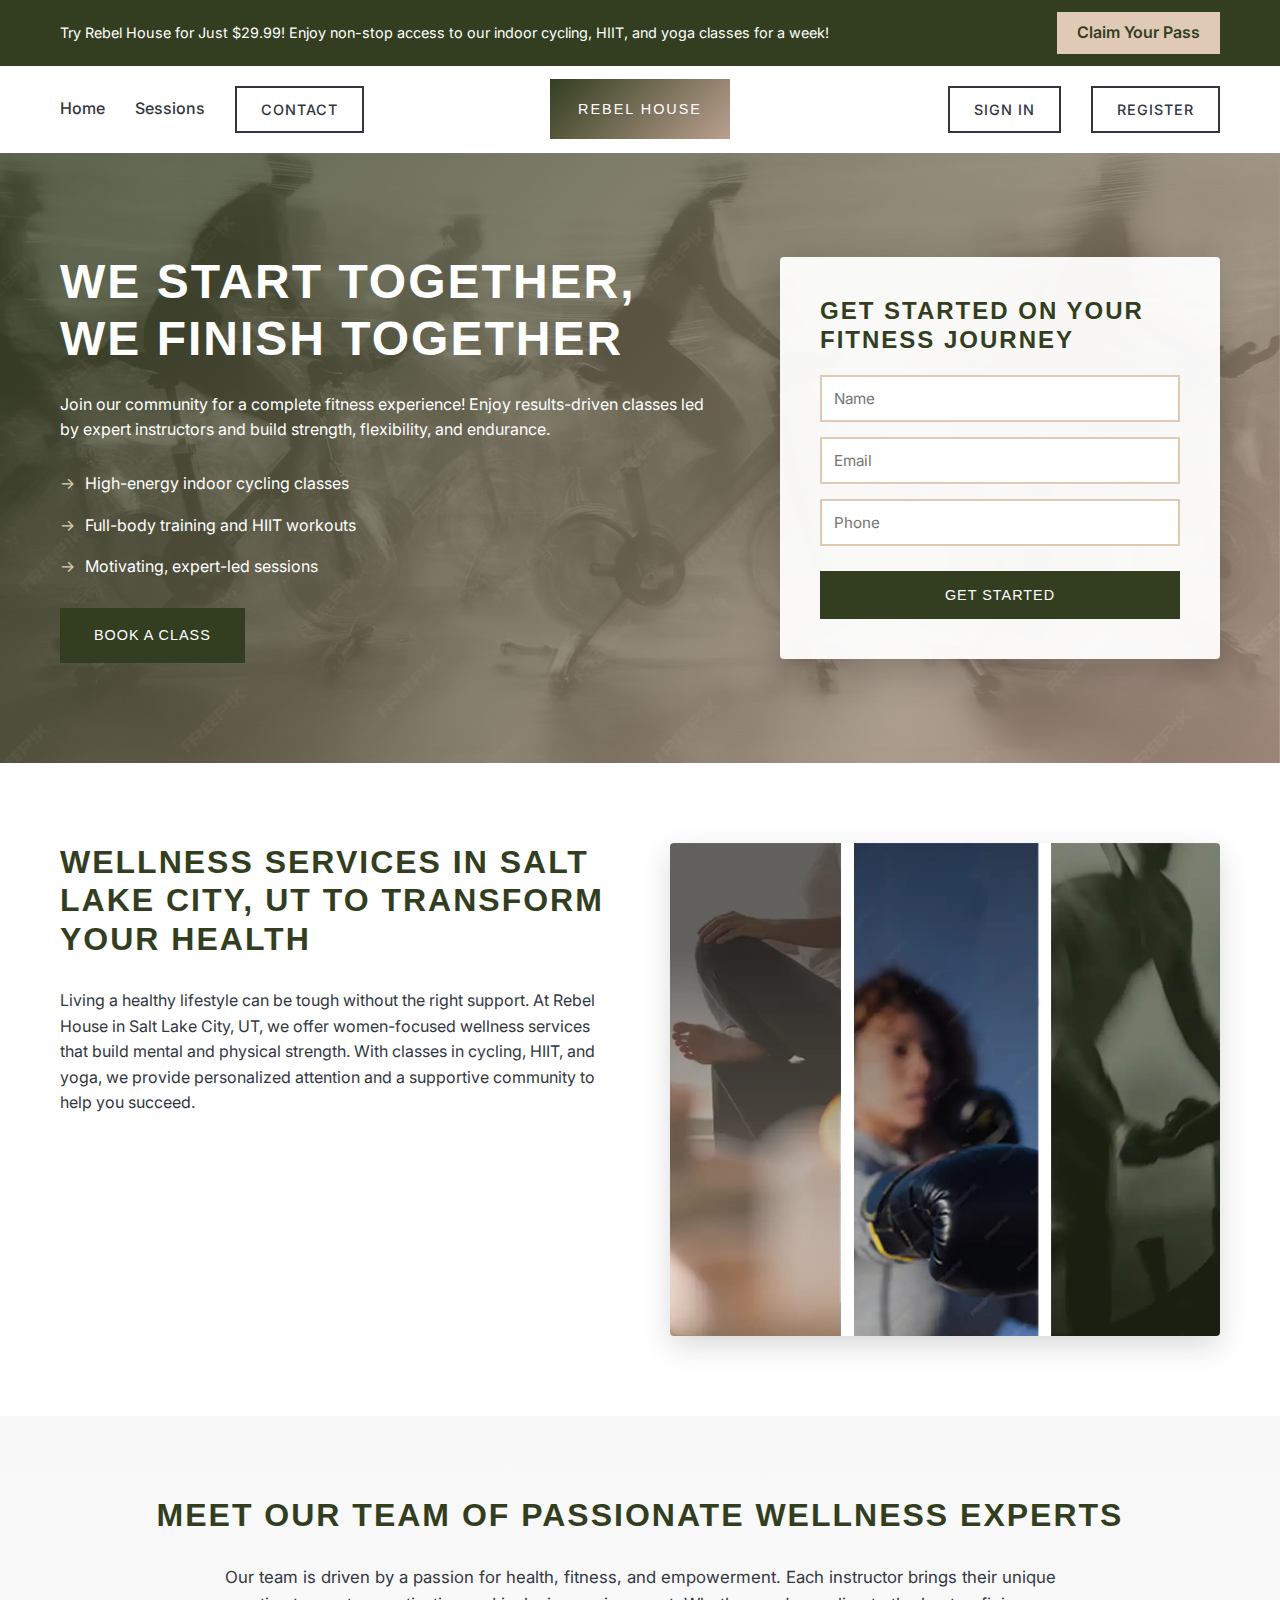
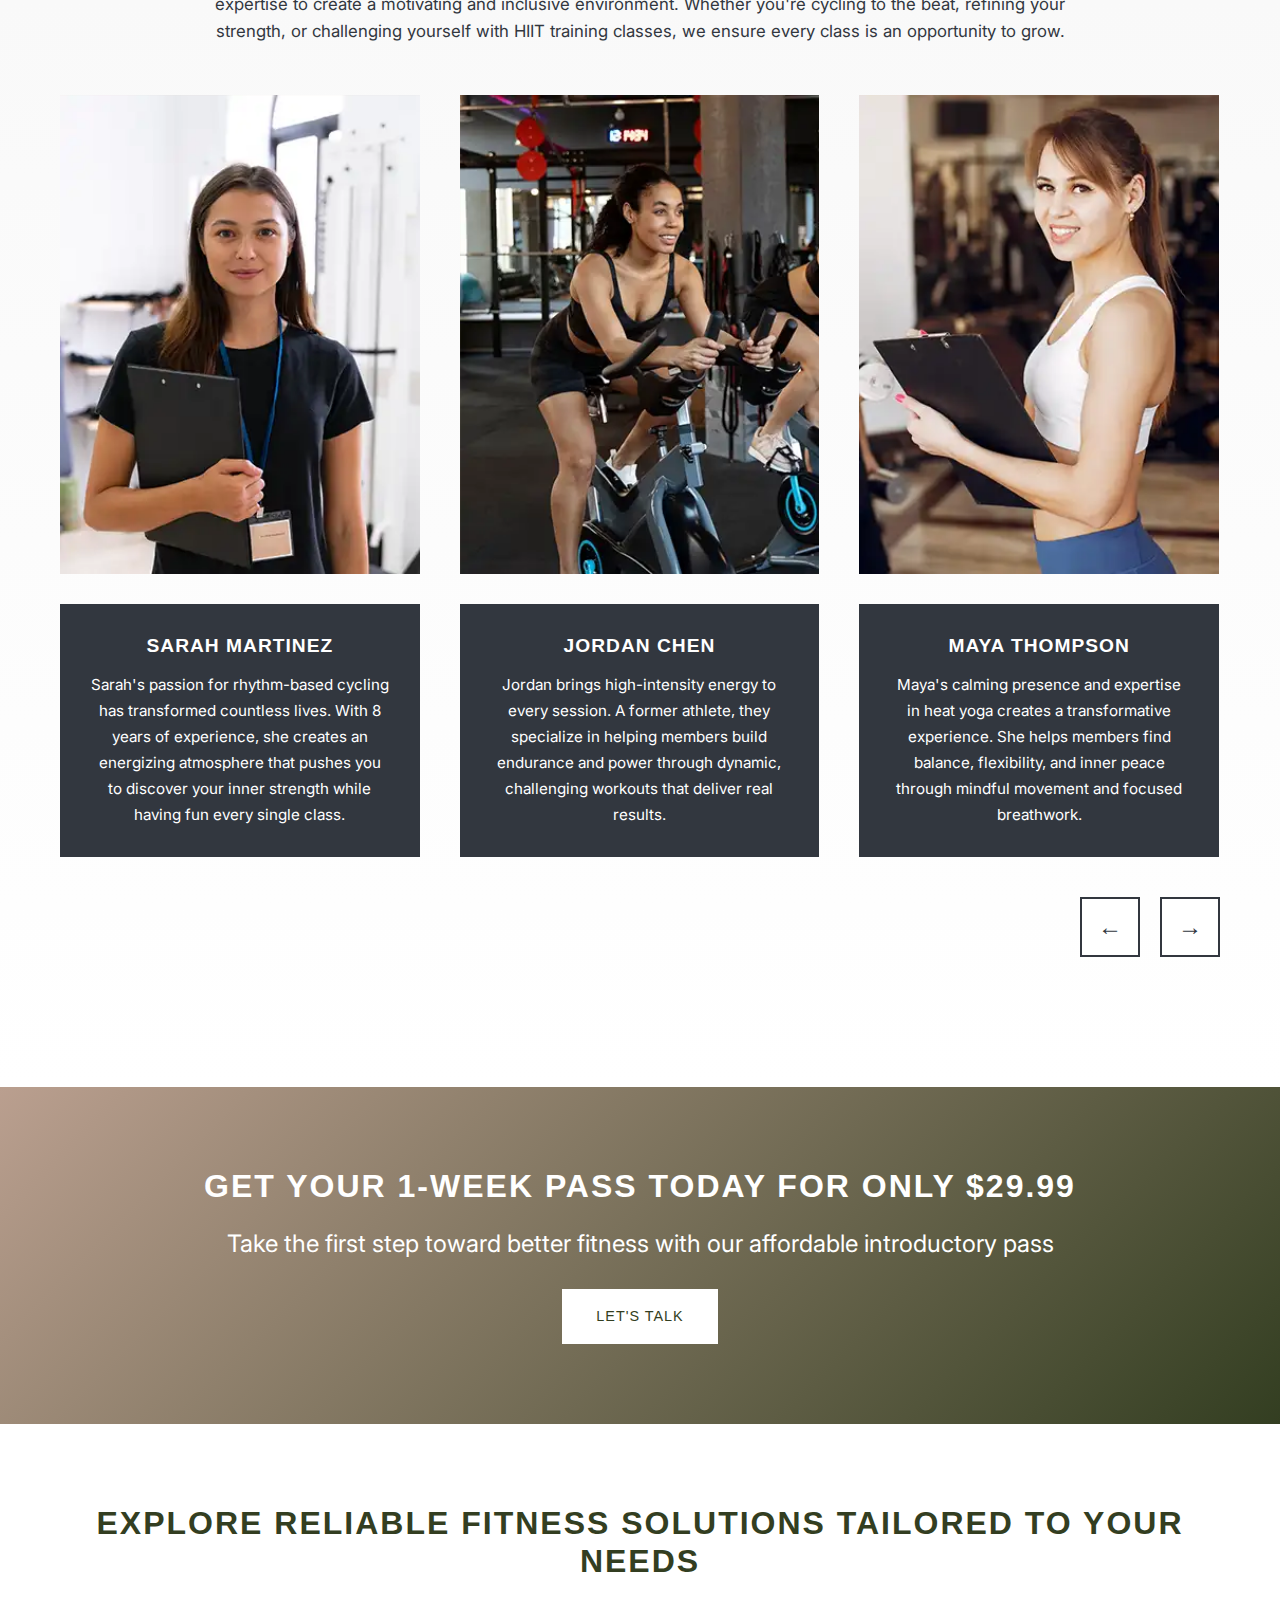
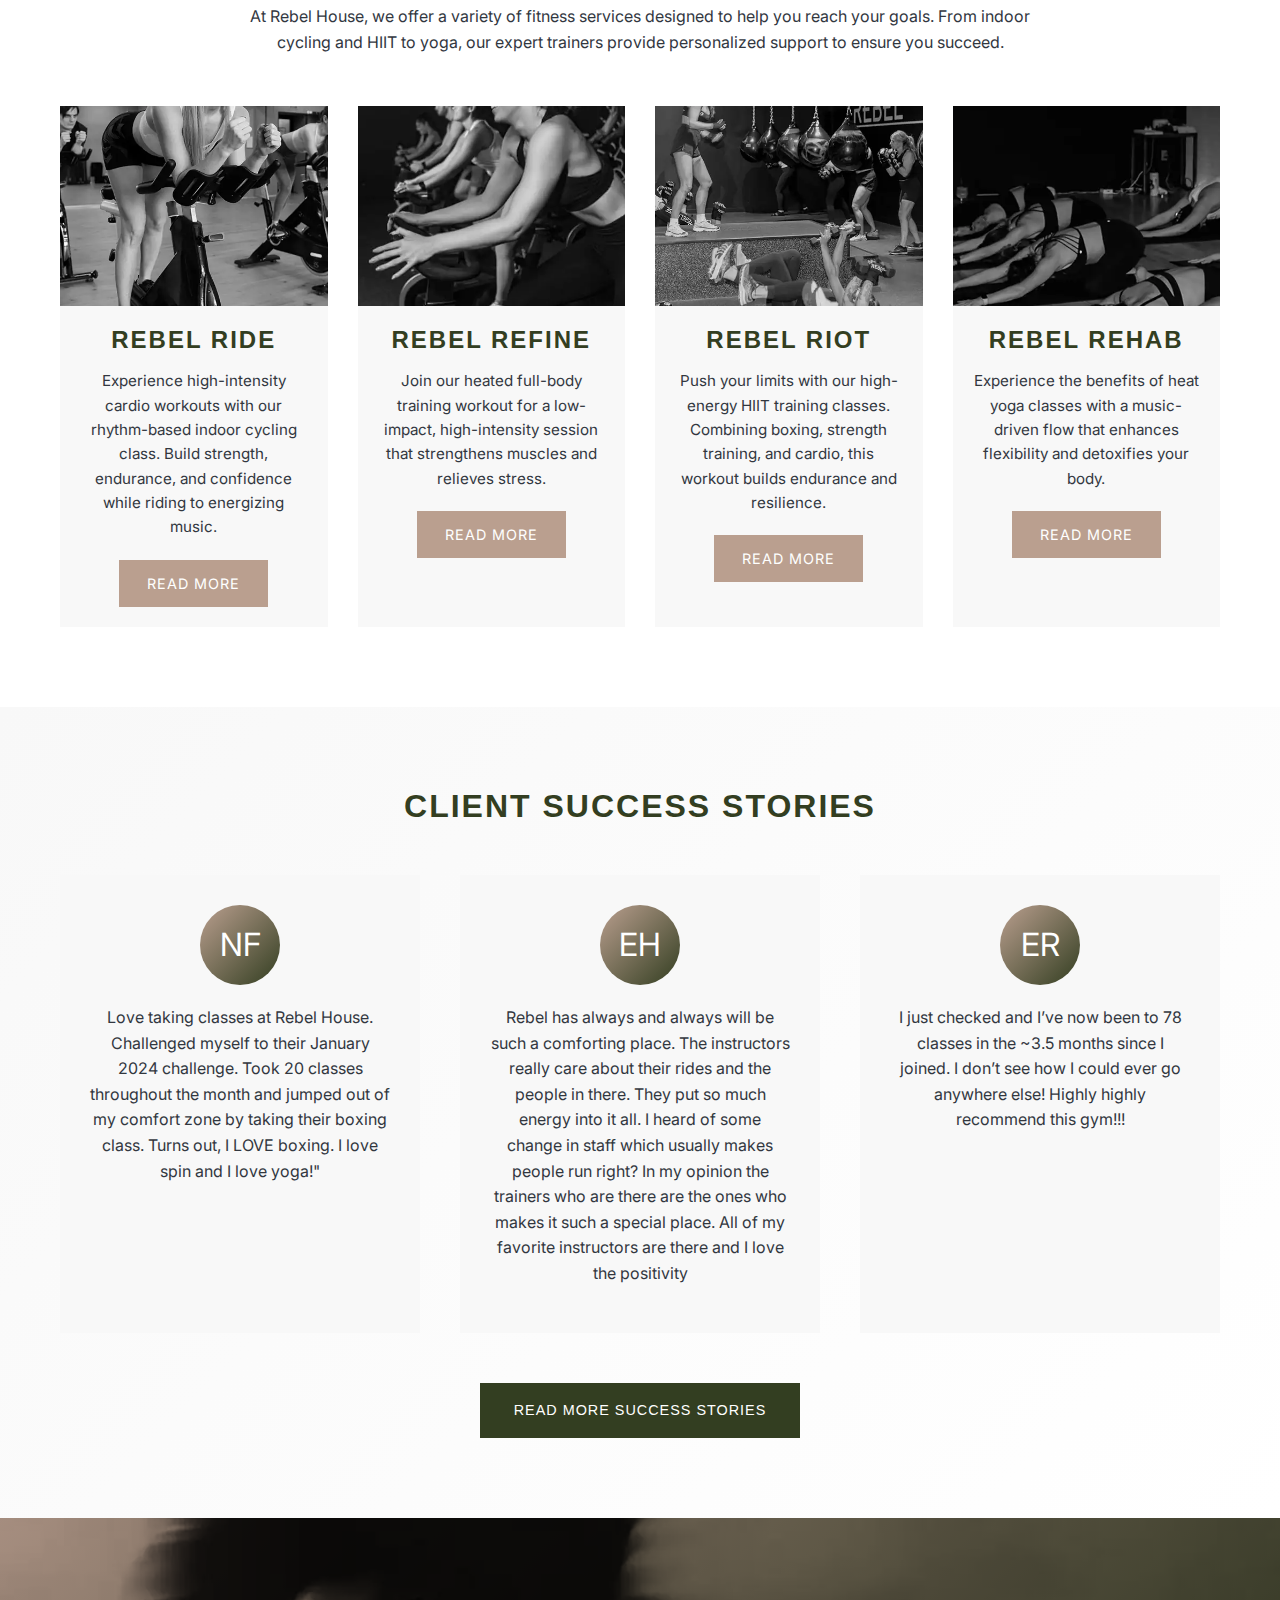
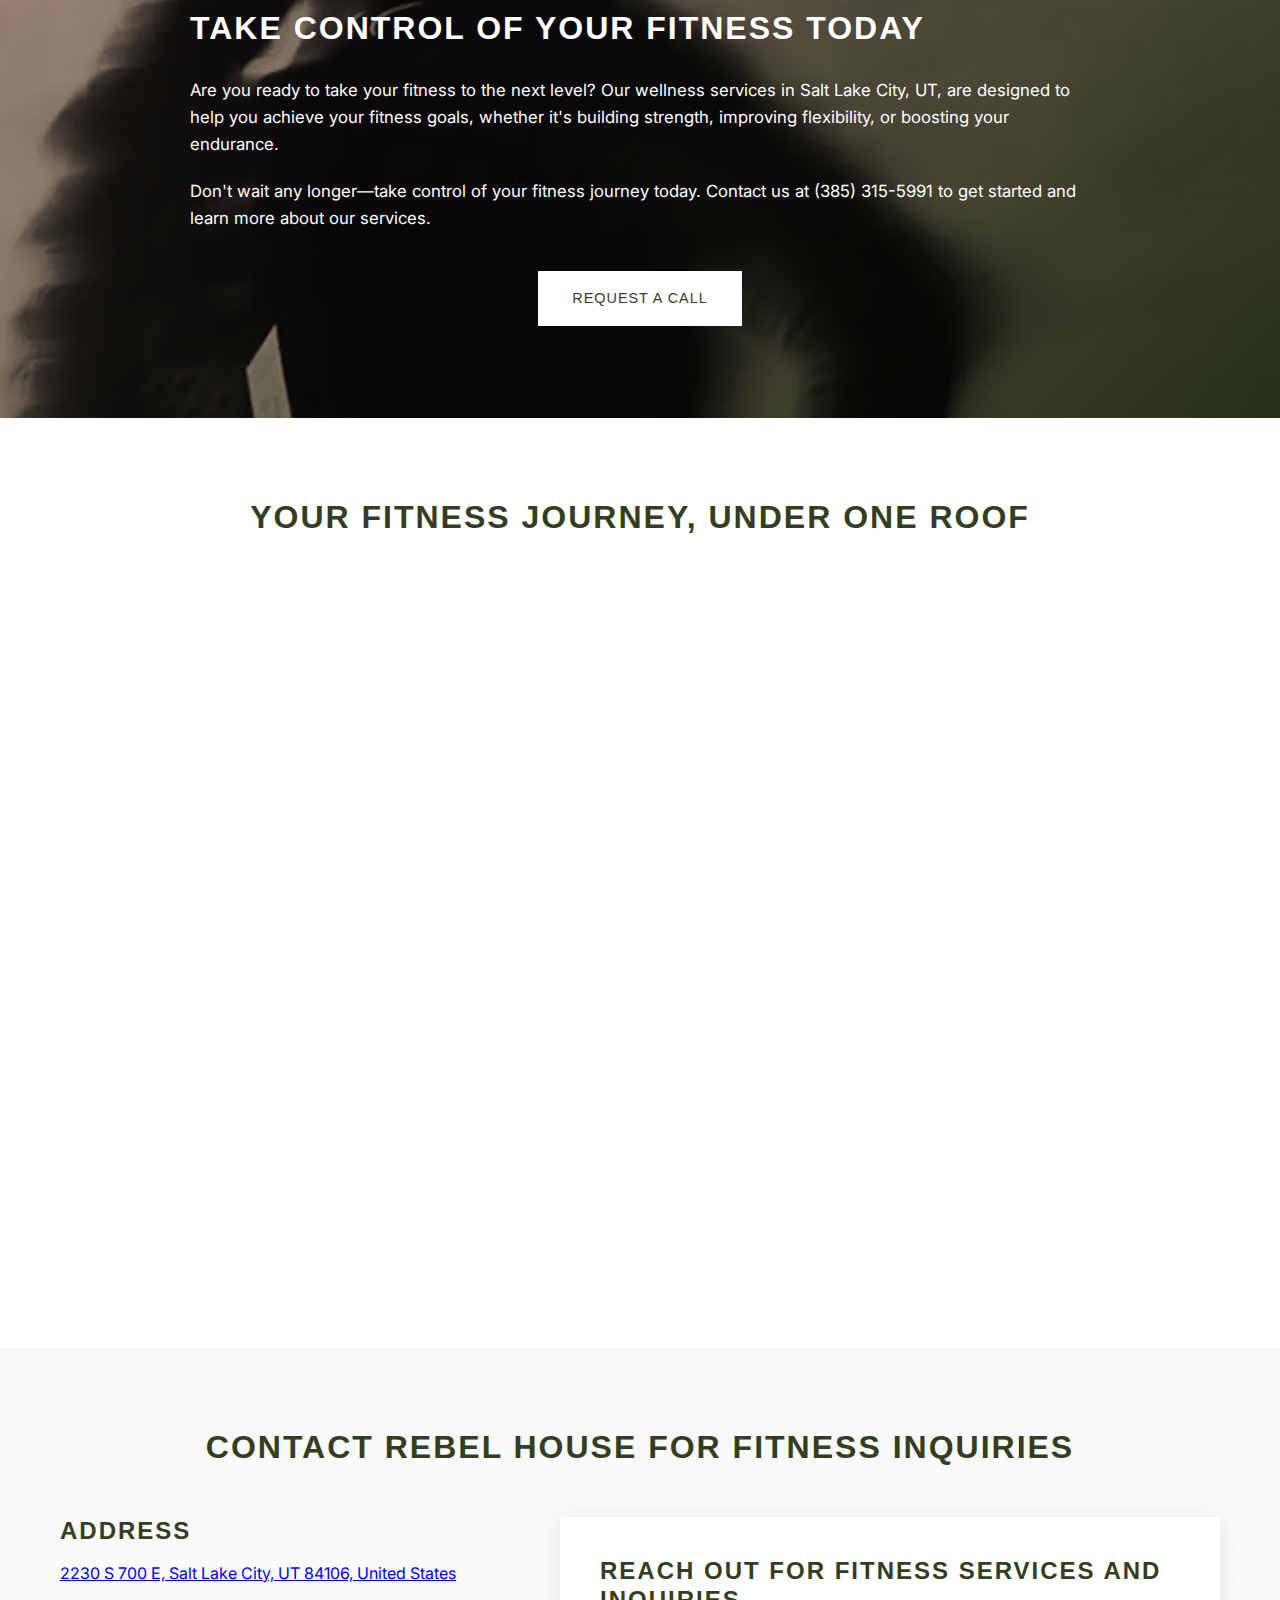
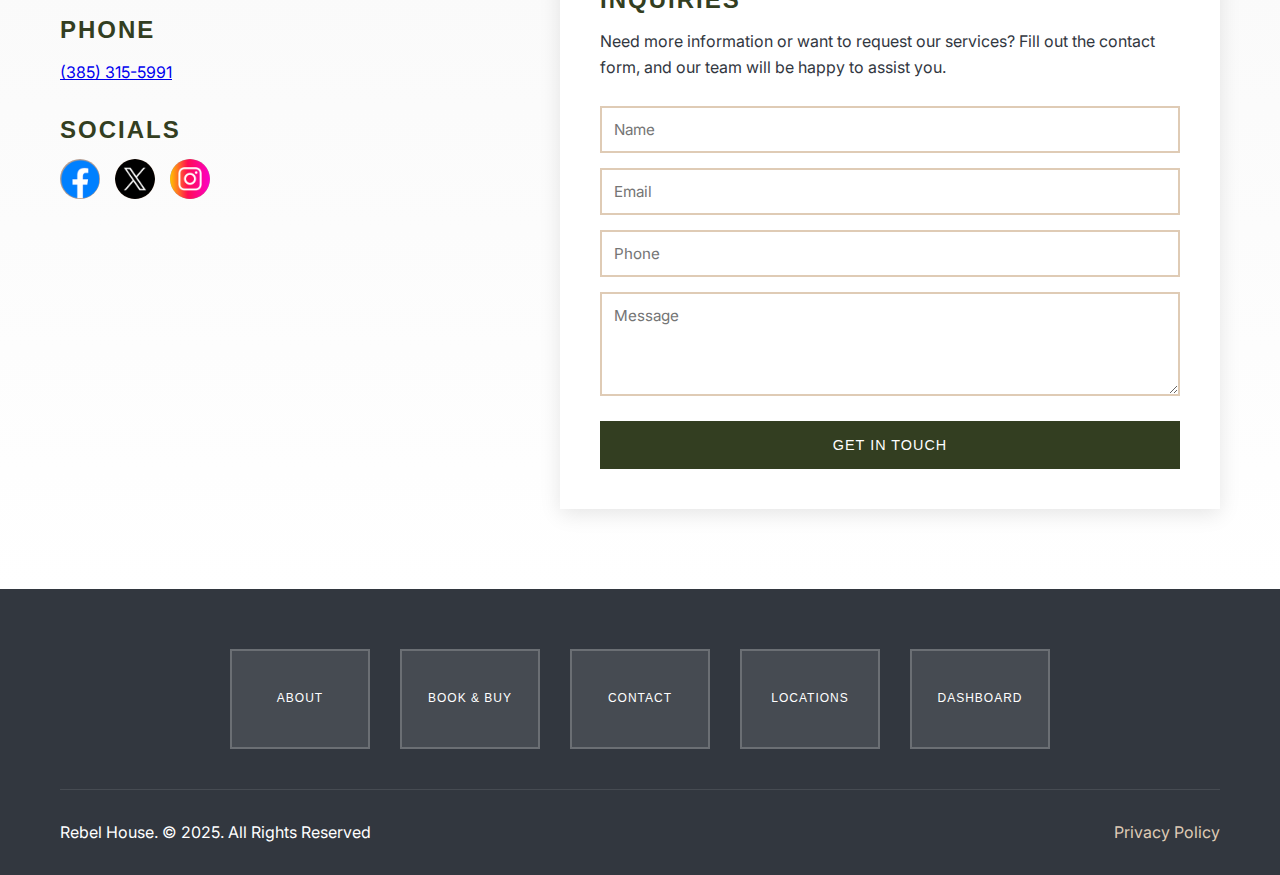
<file: index.html>
<!DOCTYPE html>
<html lang="en">
<head>
    <meta charset="UTF-8">
    <meta name="viewport" content="width=device-width, initial-scale=1.0">
    <title>Wellness Services Salt Lake City, UT | Rebel House</title>
    <meta name="description" content="Discover wellness services in Salt Lake City, UT. Call us to join our fitness community and transform your health with high-energy workouts!">
    <link rel="preconnect" href="https://fonts.googleapis.com">
    <link rel="preconnect" href="https://fonts.gstatic.com" crossorigin>
    <link href="https://fonts.googleapis.com/css2?family=Syncopate:wght@400;700&family=Inter:wght@300;400;500;600;700&display=swap" rel="stylesheet">
    <link rel="stylesheet" href="styles.css">
</head>
<body>
    <!-- Promotion Top Bar -->
    <div class="promo-bar">
        <div class="container">
            <p>Try Rebel House for Just $29.99! Enjoy non-stop access to our indoor cycling, HIIT, and yoga classes for a week!</p>
            <a href="contact.html" class="promo-btn">Claim Your Pass</a>
        </div>
    </div>

    <!-- Header -->
    <header>
        <nav class="container">
            <div class="logo">
                <a href="index.html">
                    <div class="logo-placeholder">REBEL HOUSE</div>
                </a>
            </div>
            
            <div class="hamburger" id="hamburger">
                <span></span>
                <span></span>
                <span></span>
            </div>
            
            <div class="nav-left" id="navMenu">
                <a href="index.html">Home</a>
                <a href="book-buy.html">Sessions</a>
                <a href="contact.html" class="btn-outline">Contact</a>
                <a href="dashboard.html" class="btn-outline mobile-only">Sign in</a>
                <a href="dashboard.html" class="btn-outline mobile-only">Register</a>
            </div>
            
            <div class="nav-right">
                <a href="dashboard.html" class="btn-outline">Sign in</a>
                <a href="dashboard.html" class="btn-outline">Register</a>
            </div>
        </nav>
    </header>

    <!-- Hero Section -->
    <section class="hero">
        <div class="hero-content container">
            <div class="hero-text">
                <h1>We Start Together, We Finish Together</h1>
                <p>Join our community for a complete fitness experience! Enjoy results-driven classes led by expert instructors and build strength, flexibility, and endurance.</p>
                <ul class="hero-features">
                    <li>High-energy indoor cycling classes</li>
                    <li>Full-body training and HIIT workouts</li>
                    <li>Motivating, expert-led sessions</li>
                </ul>
                <a href="book-buy.html" class="btn-primary">Book A Class</a>
            </div>
            <div class="hero-form">
                <h3>Get Started on Your Fitness Journey</h3>
                <form>
                    <input type="text" placeholder="Name" required>
                    <input type="email" placeholder="Email" required>
                    <input type="tel" placeholder="Phone" required>
                    <button type="submit" class="btn-primary">Get Started</button>
                </form>
            </div>
        </div>
    </section>

    <!-- Company Info -->
    <section class="company-info section">
        <div class="container">
            <div class="company-info-content">
                <div class="company-info-text">
                    <h2>Wellness Services in Salt Lake City, UT to Transform Your Health</h2>
                    <p>Living a healthy lifestyle can be tough without the right support. At Rebel House in Salt Lake City, UT, we offer women-focused wellness services that build mental and physical strength. With classes in cycling, HIIT, and yoga, we provide personalized attention and a supportive community to help you succeed.</p>
                </div>
                <div class="company-info-image">
                    <img src="company-info.webp" alt="Rebel House Cycling Studio">
                </div>
            </div>
        </div>
    </section>

  <!-- Who We Are -->
<section class="who-we-are section">
    <div class="container">
        <h2>Meet Our Team of Passionate Wellness Experts</h2>
        <p>Our team is driven by a passion for health, fitness, and empowerment. Each instructor brings their unique expertise to create a motivating and inclusive environment. Whether you're cycling to the beat, refining your strength, or challenging yourself with HIIT training classes, we ensure every class is an opportunity to grow.</p>
        
        <!-- Instructor Slider -->
        <div class="instructor-slider-container">
            <div class="instructor-slider-track">
                <!-- Instructor 1 -->
                <div class="instructor-slide">
                    <div class="instructor-image-box">
                    <img src="sarah-martinez.webp" alt="Sarah Martinez"></div>
                    <div class="instructor-text">
                        <h5>Sarah Martinez</h5>
                        <p>Sarah's passion for rhythm-based cycling has transformed countless lives. With 8 years of experience, she creates an energizing atmosphere that pushes you to discover your inner strength while having fun every single class.</p>
                    </div>
                </div>
                
                <!-- Instructor 2 -->
                <div class="instructor-slide">
                    <div class="instructor-image-box">
                    <img src="jordan-chen.webp" alt="Jordan Chen">
                    </div>
                    <div class="instructor-text">
                        <h5>Jordan Chen</h5>
                        <p>Jordan brings high-intensity energy to every session. A former athlete, they specialize in helping members build endurance and power through dynamic, challenging workouts that deliver real results.</p>
                    </div>
                </div>
                
                <!-- Instructor 3 -->
                <div class="instructor-slide">
                    <div class="instructor-image-box">
                    <img src="maya-thompson.webp" alt="Maya Thompson">
                    </div>
                    <div class="instructor-text">
                        <h5>Maya Thompson</h5>
                        <p>Maya's calming presence and expertise in heat yoga creates a transformative experience. She helps members find balance, flexibility, and inner peace through mindful movement and focused breathwork.</p>
                    </div>
                </div>
                
                <!-- Instructor 4 -->
                <div class="instructor-slide">
                    <div class="instructor-image-box">
                    <img src="alex-rivera.webp" alt="Alex Rivera">
                    </div>
                    <div class="instructor-text">
                        <h5>Alex Rivera</h5>
                        <p>Alex's approach to full-body conditioning is both challenging and accessible. With a focus on proper form and progressive training, they empower every member to reach their fitness potential.</p>
                    </div>
                </div>
                
                <!-- Instructor 5 -->
                <div class="instructor-slide">
                    <div class="instructor-image-box">
                    <img src="taylor-brooks.webp" alt="Taylor Brooks">
                    </div>
                    <div class="instructor-text">
                        <h5>Taylor Brooks</h5>
                        <p>Taylor's infectious energy and motivational coaching style make every HIIT class unforgettable. With over 6 years of experience, they help members push past their limits and achieve incredible transformations.</p>
                    </div>
                </div>
                
                <!-- Instructor 6 -->
                <div class="instructor-slide">
                    <div class="instructor-image-box">
                    <img src="riley-anderson.webp" alt="Riley Anderson">
                    </div>
                    <div class="instructor-text">
                        <h5>Riley Anderson</h5>
                        <p>Riley combines strength training expertise with compassionate coaching to help members build confidence and physical power. Their supportive approach makes fitness accessible and enjoyable for everyone.</p>
                    </div>
                </div>
            </div>
            
            <!-- Slider Navigation - Now directly below cards -->
            <div class="instructor-slider-nav">
                <button class="instructor-nav-btn prev-instructor" aria-label="Previous">←</button>
                <button class="instructor-nav-btn next-instructor" aria-label="Next">→</button>
            </div>
        </div>
    </div>
</section>

    <!-- CTA Big -->
    <section class="cta-big section">
        <div class="container">
            <h2>Get Your 1-Week Pass Today for Only $29.99</h2>
            <h3>Take the first step toward better fitness with our affordable introductory pass</h3>
            <a href="tel:3853155991" class="btn-primary">Let's Talk</a>
        </div>
    </section>

    <!-- Services Slider -->
    <section class="services section">
        <div class="container">
            <h2>Explore Reliable Fitness Solutions Tailored to Your Needs</h2>
            <p>At Rebel House, we offer a variety of fitness services designed to help you reach your goals. From indoor cycling and HIIT to yoga, our expert trainers provide personalized support to ensure you succeed.</p>
            
            <div class="services-grid">
                <div class="service-card">
                    <div class="service-image-placeholder">
                       <img src="rebel-ride.webp" alt="Rebel Ride">
                    </div>
                    <h3>REBEL RIDE</h3>
                    <p>Experience high-intensity cardio workouts with our rhythm-based indoor cycling class. Build strength, endurance, and confidence while riding to energizing music.</p>
                    <a href="book-buy.html" class="btn-secondary">Read More</a>
                </div>
                
                <div class="service-card">
                    <div class="service-image-placeholder">
                       <img src="rebel-refine.webp" alt="Rebel Refine">
                    </div>
                    <h3>REBEL REFINE</h3>
                    <p>Join our heated full-body training workout for a low-impact, high-intensity session that strengthens muscles and relieves stress.</p>
                    <a href="book-buy.html" class="btn-secondary">Read More</a>
                </div>
                
                <div class="service-card">
                    <div class="service-image-placeholder">
                       <img src="rebel-riot.webp" alt="Rebel Riot">
                    </div>
                    <h3>REBEL RIOT</h3>
                    <p>Push your limits with our high-energy HIIT training classes. Combining boxing, strength training, and cardio, this workout builds endurance and resilience.</p>
                    <a href="book-buy.html" class="btn-secondary">Read More</a>
                </div>
                
                <div class="service-card">
                    <div class="service-image-placeholder">
                        <img src="rebel-rehab.webp" alt="Rebel Rehab">
                    </div>
                    <h3>REBEL REHAB</h3>
                    <p>Experience the benefits of heat yoga classes with a music-driven flow that enhances flexibility and detoxifies your body.</p>
                    <a href="book-buy.html" class="btn-secondary">Read More</a>
                </div>
            </div>
        </div>
    </section>

    <!-- Testimonials -->
    <section class="testimonials section">
        <div class="container">
            <h2>Client Success Stories</h2>
            <div class="testimonials-grid">
                <div class="testimonial-card">
                    <div class="avatar-placeholder">NF</div>
                    <p>Love taking classes at Rebel House. Challenged myself to their January 2024 challenge. Took 20 classes throughout the month and jumped out of my comfort zone by taking their boxing class. Turns out, I LOVE boxing. I love spin and I love yoga!"</p>
                </div>
                <div class="testimonial-card">
                    <div class="avatar-placeholder">EH</div>
                    <p>Rebel has always and always will be such a comforting place. The instructors really care about their rides and the people in there. They put so much energy into it all. I heard of some change in staff which usually makes people run right? In my opinion the trainers who are there are the ones who makes it such a special place. All of my favorite instructors are there and I love the positivity</p>
                </div>
                <div class="testimonial-card">
                    <div class="avatar-placeholder">ER</div>
                    <p>I just checked and I’ve now been to 78 classes in the ~3.5 months since I joined. I don’t see how I could ever go anywhere else! Highly highly recommend this gym!!!</p>
                </div>
            </div>
            <div class="testimonials-cta">
                    <a href="https://share.google/mO21NAkNL4euznwmh" class="btn-primary" target="_blank" rel="noopener noreferrer">Read More Success Stories</a>
            </div>
        </div>
    </section>

    <!-- Closing Section -->
    <section class="closing section">
        <div class="container">
            <h2>Take Control of Your Fitness Today</h2>
            <p>Are you ready to take your fitness to the next level? Our wellness services in Salt Lake City, UT, are designed to help you achieve your fitness goals, whether it's building strength, improving flexibility, or boosting your endurance.</p>
            <p>Don't wait any longer—take control of your fitness journey today. Contact us at (385) 315-5991 to get started and learn more about our services.</p>
            <a href="tel:3853155991" class="btn-primary">Request a Call</a>
        </div>
    </section>

    <!-- Areas Served -->
    <section class="areas-served section">
        <div class="container">
            <h2>Your Fitness Journey, Under One Roof</h2>
            <div class="map-container">
                <iframe src="https://www.google.com/maps/embed?pb=!1m18!1m12!1m3!1d3023.7986547204905!2d-111.8716192!3d40.722448699999994!2m3!1f0!2f0!3f0!3m2!1i1024!2i768!4f13.1!3m3!1m2!1s0x8752f503d9122d7d%3A0xea4c820eefe8c034!2sRebel%20House!5e0!3m2!1sen!2sph!4v1760541195334!5m2!1sen!2sph" width="600" height="450" style="border:0;" allowfullscreen="" loading="lazy" referrerpolicy="no-referrer-when-downgrade"></iframe>
            </div>
        </div>
    </section>

    <!-- Contact Info -->
    <section class="contact-info section">
        <div class="container">
            <h2>Contact Rebel House for Fitness Inquiries</h2>
            <div class="contact-grid">
                <div class="contact-details">
                    <h3>Address</h3>
                    <a href="https://www.google.com/maps/dir//Rebel+House,+2230+S+700+E,+Salt+Lake+City,+UT+84106,+United+States/@40.7224487,-111.8716192,17z/data=!4m17!1m7!3m6!1s0x8752f503d9122d7d:0xea4c820eefe8c034!2sRebel+House!8m2!3d40.7224487!4d-111.8716192!16s%2Fg%2F11g8xgc6kr!4m8!1m0!1m5!1m1!1s0x8752f503d9122d7d:0xea4c820eefe8c034!2m2!1d-111.8716192!2d40.7224487!3e3?entry=ttu&g_ep=EgoyMDI1MTAxMi4wIKXMDSoASAFQAw%3D%3D" class="address"><p>2230 S 700 E, Salt Lake City, UT 84106, United States</p></a>
                    
                    <h3>Phone</h3>
                    <a href="tel:3853155991"><p>(385) 315-5991</p></a>
                    
                    <h3>Socials</h3>
                    <div class="social-icons">
                        <div class="social-icon"><img src="fb.png" alt="fb"></div>
                        <div class="social-icon"><img src="x.png" alt="x"></div>
                        <div class="social-icon"><img src="ig.png" alt="ig"></div>
                    </div>
                </div>
                
                <div class="contact-form">
                    <h3>Reach Out for Fitness Services and Inquiries</h3>
                    <p>Need more information or want to request our services? Fill out the contact form, and our team will be happy to assist you.</p>
                    <form>
                        <input type="text" placeholder="Name" required>
                        <input type="email" placeholder="Email" required>
                        <input type="tel" placeholder="Phone" required>
                        <textarea placeholder="Message" rows="4" required></textarea>
                        <button type="submit" class="btn-primary">Get in Touch</button>
                    </form>
                </div>
            </div>
        </div>
    </section>

    <!-- Footer -->
    <footer>
        <div class="container">
            <div class="footer-logos">
                <a href="about.html" class="logo-badge">
                    <span>About</span>
                </a>
                <a href="book-buy.html" class="logo-badge">
                    <span>Book & Buy</span>
                </a>
                <a href="contact.html" class="logo-badge">
                    <span>Contact</span>
                </a>
                <a href="locations.html" class="logo-badge">
                    <span>Locations</span>
                </a>
                <a href="dashboard.html" class="logo-badge">
                    <span>Dashboard</span>
                </a>
            </div>
            <div class="footer-bottom">
                <p>Rebel House. © 2025. All Rights Reserved</p>
                <a href="#">Privacy Policy</a>
            </div>
        </div>
    </footer>

<script>
// Instructor Slider - Show 3 at a time
const sliderTrack = document.querySelector('.instructor-slider-track');
const prevBtn = document.querySelector('.prev-instructor');
const nextBtn = document.querySelector('.next-instructor');

let currentSlide = 0;
const totalSlides = 6;

function getSlidesVisible() {
    if (window.innerWidth <= 768) return 1;
    if (window.innerWidth <= 1024) return 2;
    return 3;
}

function updateSlider() {
    const slidesVisible = getSlidesVisible();
    const maxSlide = totalSlides - slidesVisible;
    
    // Keep currentSlide in bounds
    if (currentSlide < 0) currentSlide = 0;
    if (currentSlide > maxSlide) currentSlide = maxSlide;
    
    // Calculate the translate percentage
    const slideWidth = 100 / slidesVisible;
    const translateX = -(currentSlide * slideWidth);
    
    sliderTrack.style.transform = `translateX(${translateX}%)`;
    
    // Update button states
    prevBtn.disabled = currentSlide = 0;
    nextBtn.disabled = currentSlide >= maxSlide;
}

nextBtn.addEventListener('click', () => {
    const slidesVisible = getSlidesVisible();
    const maxSlide = totalSlides - slidesVisible;
    
    if (currentSlide < maxSlide) {
        currentSlide++;
        updateSlider();
    }
});

prevBtn.addEventListener('click', () => {
    if (currentSlide > 0) {
        currentSlide--;
        updateSlider();
    }
});

// Reset on resize
let resizeTimer;
window.addEventListener('resize', () => {
    clearTimeout(resizeTimer);
    resizeTimer = setTimeout(() => {
        currentSlide = 0;
        updateSlider();
    }, 250);
});

// Initialize
updateSlider();

// Hamburger menu
const hamburger = document.getElementById('hamburger');
const navMenu = document.getElementById('navMenu');

hamburger.addEventListener('click', () => {
    hamburger.classList.toggle('active');
    navMenu.classList.toggle('active');
});

// Close menu when clicking on a link
const navLinks = navMenu.querySelectorAll('a');
navLinks.forEach(link => {
    link.addEventListener('click', () => {
        hamburger.classList.remove('active');
        navMenu.classList.remove('active');
    });
});
</script>
</body>
</html>
</file>
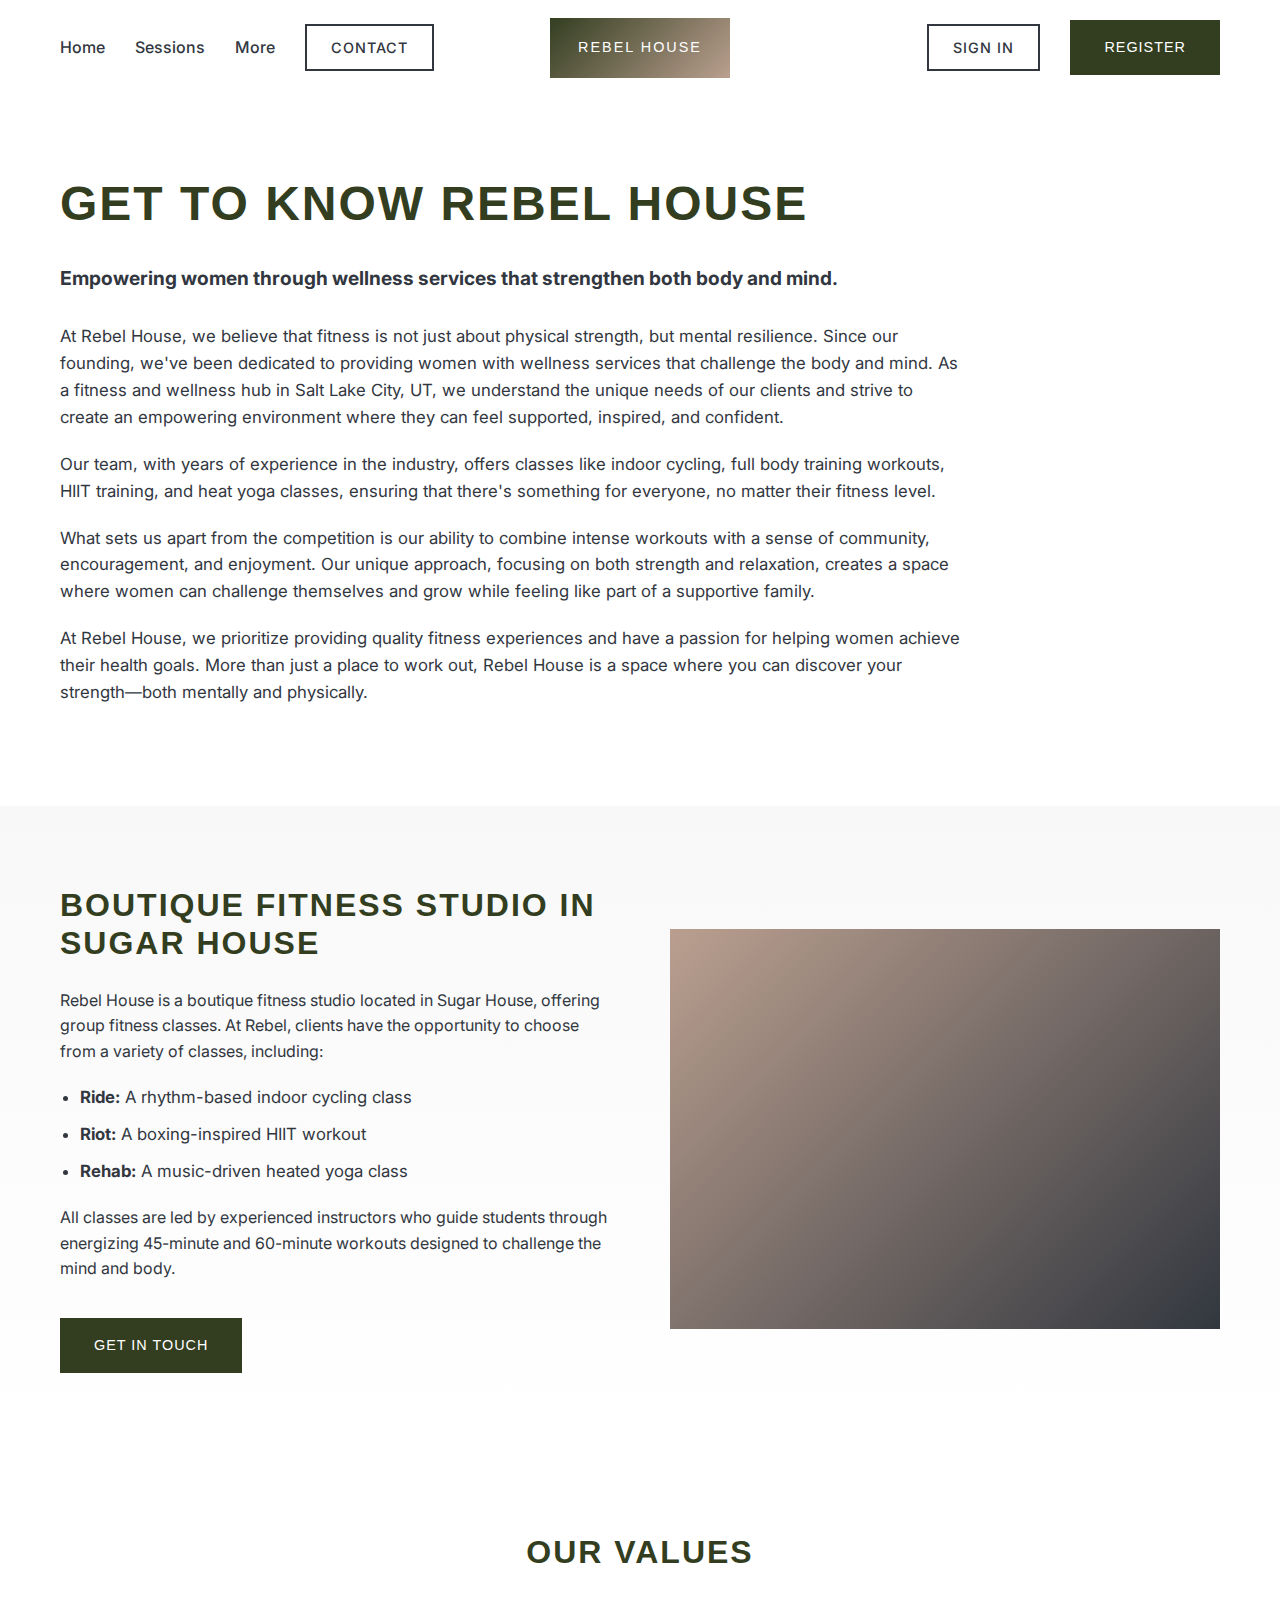
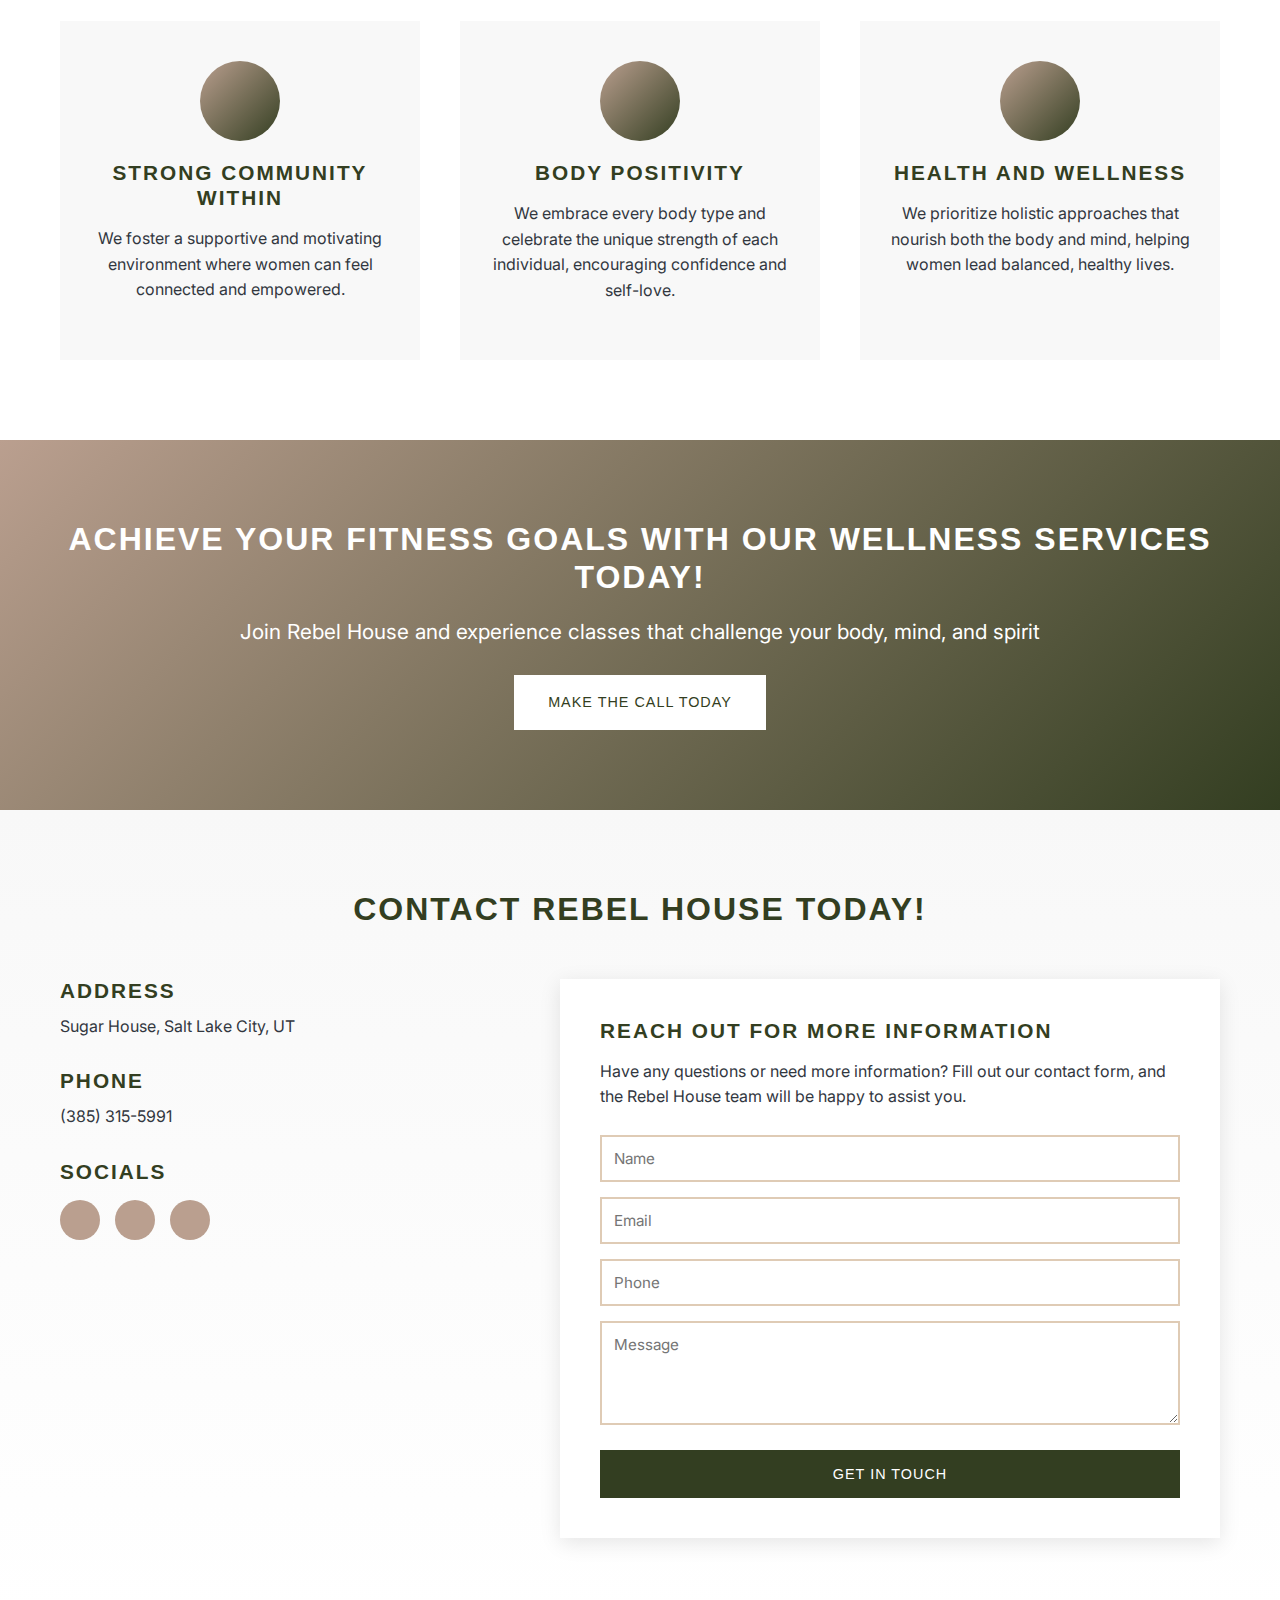
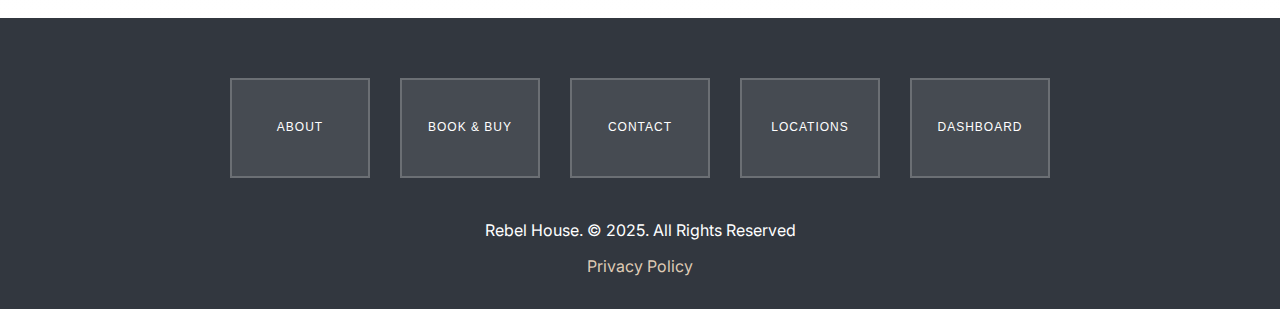
<file: about.html>
<!DOCTYPE html>
<html lang="en">
<head>
    <meta charset="UTF-8">
    <meta name="viewport" content="width=device-width, initial-scale=1.0">
    <title>About | Rebel House</title>
    <meta name="description" content="Learn about the team behind Rebel House providing your needs in Salt Lake City, UT, and surrounding areas. Contact us at (385) 315-5991 today!">
    <link rel="preconnect" href="https://fonts.googleapis.com">
    <link rel="preconnect" href="https://fonts.gstatic.com" crossorigin>
    <link href="https://fonts.googleapis.com/css2?family=Syncopate:wght@400;700&family=Inter:wght@300;400;500;600;700&display=swap" rel="stylesheet">
    <link rel="stylesheet" href="about.css">
</head>
<body>
    <!-- Header -->
    <header>
        <nav class="container">
            <div class="nav-left">
                <a href="index.html">Home</a>
                <a href="dashboard.html">Sessions</a>
                <a href="book-buy.html">More</a>
                <a href="contact.html" class="btn-outline">Contact</a>
            </div>
            
            <div class="logo">
                <a href="index.html">
                    <div class="logo-placeholder">REBEL HOUSE</div>
                </a>
            </div>
            
            <div class="nav-right">
                <a href="dashboard.html" class="btn-outline">Sign in</a>
                <a href="dashboard.html" class="btn-primary">Register</a>
            </div>
        </nav>
    </header>

    <!-- Hero Section -->
    <section class="hero">
        <div class="container">
            <h1>Get to Know Rebel House</h1>
            <p class="lead"><strong>Empowering women through wellness services that strengthen both body and mind.</strong></p>
            <p>At Rebel House, we believe that fitness is not just about physical strength, but mental resilience. Since our founding, we've been dedicated to providing women with wellness services that challenge the body and mind. As a fitness and wellness hub in Salt Lake City, UT, we understand the unique needs of our clients and strive to create an empowering environment where they can feel supported, inspired, and confident.</p>
            <p>Our team, with years of experience in the industry, offers classes like indoor cycling, full body training workouts, HIIT training, and heat yoga classes, ensuring that there's something for everyone, no matter their fitness level.</p>
            <p>What sets us apart from the competition is our ability to combine intense workouts with a sense of community, encouragement, and enjoyment. Our unique approach, focusing on both strength and relaxation, creates a space where women can challenge themselves and grow while feeling like part of a supportive family.</p>
            <p>At Rebel House, we prioritize providing quality fitness experiences and have a passion for helping women achieve their health goals. More than just a place to work out, Rebel House is a space where you can discover your strength—both mentally and physically.</p>
        </div>
    </section>

    <!-- Studio Description -->
    <section class="studio-description section">
        <div class="container">
            <div class="studio-content">
                <div class="studio-text">
                    <h2>Boutique Fitness Studio in Sugar House</h2>
                    <p>Rebel House is a boutique fitness studio located in Sugar House, offering group fitness classes. At Rebel, clients have the opportunity to choose from a variety of classes, including:</p>
                    <ul>
                        <li><strong>Ride:</strong> A rhythm-based indoor cycling class</li>
                        <li><strong>Riot:</strong> A boxing-inspired HIIT workout</li>
                        <li><strong>Rehab:</strong> A music-driven heated yoga class</li>
                    </ul>
                    <p>All classes are led by experienced instructors who guide students through energizing 45-minute and 60-minute workouts designed to challenge the mind and body.</p>
                    <a href="/contact/" class="btn-primary">Get in Touch</a>
                </div>
                <div class="studio-image">
                    <div class="image-placeholder"></div>
                </div>
            </div>
        </div>
    </section>

    <!-- Our Values -->
    <section class="values section">
        <div class="container">
            <h2>Our Values</h2>
            <div class="values-grid">
                <div class="value-card">
                    <div class="value-icon"></div>
                    <h3>Strong Community Within</h3>
                    <p>We foster a supportive and motivating environment where women can feel connected and empowered.</p>
                </div>
                <div class="value-card">
                    <div class="value-icon"></div>
                    <h3>Body Positivity</h3>
                    <p>We embrace every body type and celebrate the unique strength of each individual, encouraging confidence and self-love.</p>
                </div>
                <div class="value-card">
                    <div class="value-icon"></div>
                    <h3>Health and Wellness</h3>
                    <p>We prioritize holistic approaches that nourish both the body and mind, helping women lead balanced, healthy lives.</p>
                </div>
            </div>
        </div>
    </section>

    <!-- CTA Section -->
    <section class="cta-section section">
        <div class="container">
            <h2>Achieve Your Fitness Goals with Our Wellness Services Today!</h2>
            <h3>Join Rebel House and experience classes that challenge your body, mind, and spirit</h3>
            <a href="tel:3853155991" class="btn-primary">Make the Call Today</a>
        </div>
    </section>

    <!-- Contact Info -->
    <section class="contact-info section">
        <div class="container">
            <h2>Contact Rebel House Today!</h2>
            <div class="contact-wrapper">
                <div class="contact-details">
                    <h3>Address</h3>
                    <p>Sugar House, Salt Lake City, UT</p>
                    
                    <h3>Phone</h3>
                    <p>(385) 315-5991</p>
                    
                    <h3>Socials</h3>
                    <div class="social-icons">
                        <div class="social-icon"></div>
                        <div class="social-icon"></div>
                        <div class="social-icon"></div>
                    </div>
                </div>
                <div class="contact-form-wrapper">
                    <h3>Reach Out for More Information</h3>
                    <p>Have any questions or need more information? Fill out our contact form, and the Rebel House team will be happy to assist you.</p>
                    <form>
                        <input type="text" placeholder="Name" required>
                        <input type="email" placeholder="Email" required>
                        <input type="tel" placeholder="Phone" required>
                        <textarea placeholder="Message" rows="4" required></textarea>
                        <button type="submit" class="btn-primary">Get in Touch</button>
                    </form>
                </div>
            </div>
        </div>
    </section>

    <!-- Footer -->
    <footer>
        <div class="container">
            <div class="footer-logos">
                <a href="about.html" class="logo-badge">
                    <span>About</span>
                </a>
                <a href="book-buy.html" class="logo-badge">
                    <span>Book & Buy</span>
                </a>
                <a href="contact.html" class="logo-badge">
                    <span>Contact</span>
                </a>
                <a href="locations.html" class="logo-badge">
                    <span>Locations</span>
                </a>
                <a href="dashboard.html" class="logo-badge">
                    <span>Dashboard</span>
                </a>
            </div>
            <p>Rebel House. © 2025. All Rights Reserved</p>
            <a href="#">Privacy Policy</a>
        </div>
    </footer>
</body>
</html>
</file>
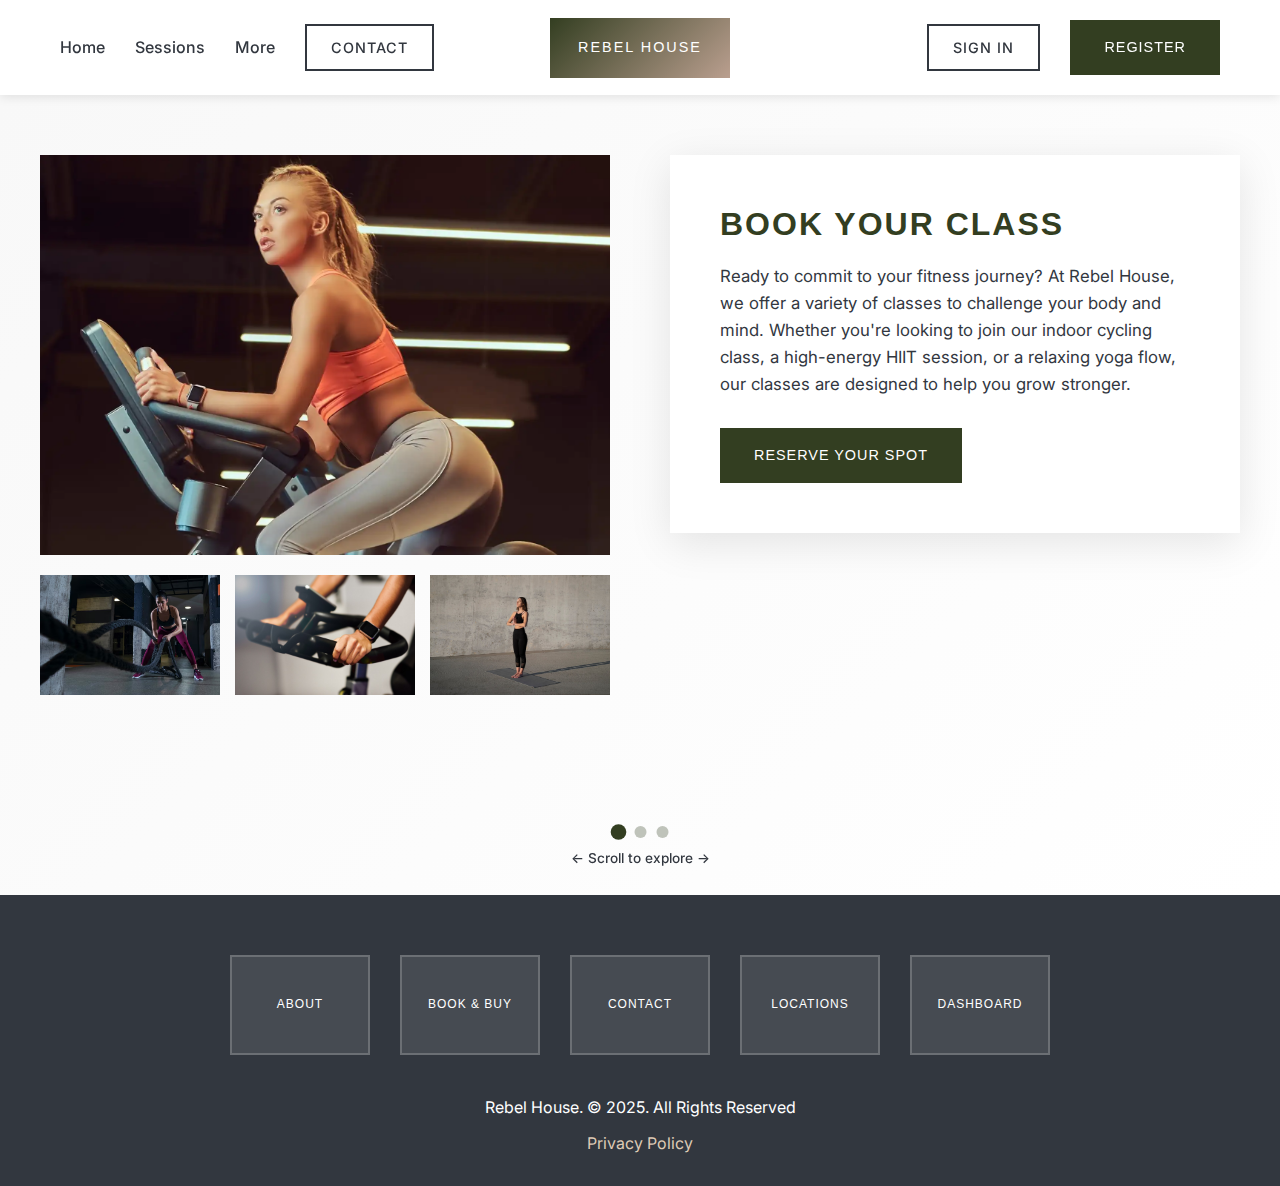
<file: book-buy.html>
<!DOCTYPE html>
<html lang="en">
<head>
    <meta charset="UTF-8">
    <meta name="viewport" content="width=device-width, initial-scale=1.0">
    <title>Book & Buy | Rebel House</title>
    <meta name="description" content="Book your fitness classes at Rebel House in Salt Lake City, UT. Reserve your spot for indoor cycling, HIIT, yoga, and more!">
    <link rel="preconnect" href="https://fonts.googleapis.com">
    <link rel="preconnect" href="https://fonts.gstatic.com" crossorigin>
    <link href="https://fonts.googleapis.com/css2?family=Syncopate:wght@400;700&family=Inter:wght@300;400;500;600;700&display=swap" rel="stylesheet">
    <link rel="stylesheet" href="book-buy.css">
</head>
<body>
    <!-- Header -->
    <header>
        <nav class="container">
            <div class="logo">
                <a href="index.html">
                    <div class="logo-placeholder">REBEL HOUSE</div>
                </a>
            </div>
            
            <div class="hamburger" id="hamburger">
                <span></span>
                <span></span>
                <span></span>
            </div>
            
            <div class="nav-left" id="navMenu">
                <a href="index.html">Home</a>
                <a href="dashboard.html">Sessions</a>
                <a href="book-buy.html">More</a>
                <a href="contact.html" class="btn-outline">Contact</a>
                <a href="dashboard.html" class="btn-outline mobile-only">Sign in</a>
                <a href="dashboard.html" class="btn-primary mobile-only">Register</a>
            </div>
            
            <div class="nav-right">
                <a href="dashboard.html" class="btn-outline">Sign in</a>
                <a href="dashboard.html" class="btn-primary">Register</a>
            </div>
        </nav>
    </header>

    <!-- Horizontal Scroll Container -->
    <div class="horizontal-scroll-wrapper">
        <!-- Panel 1: Book a Class -->
        <section class="scroll-panel book-panel">
            <div class="panel-content">
                <div class="panel-left">
                    <div class="main-image-placeholder">
                        <img src="book-class-main.webp" alt="Fitness class at Rebel House">
                    </div>
                    <div class="thumbnail-row">
                        <div class="thumbnail-placeholder">
                            <img src="book-class-thumb1.webp" alt="Indoor cycling">
                        </div>
                        <div class="thumbnail-placeholder">
                            <img src="book-class-thumb2.webp" alt="HIIT workout">
                        </div>
                        <div class="thumbnail-placeholder">
                            <img src="book-class-thumb3.webp" alt="Yoga session">
                        </div>
                    </div>
                </div>
                <div class="panel-right">
                    <div class="content-card">
                        <h2>Book Your Class</h2>
                        <p>Ready to commit to your fitness journey? At Rebel House, we offer a variety of classes to challenge your body and mind. Whether you're looking to join our indoor cycling class, a high-energy HIIT session, or a relaxing yoga flow, our classes are designed to help you grow stronger.</p>
                        <a href="/contact/" class="btn-primary">Reserve Your Spot</a>
                    </div>
                </div>
            </div>
        </section>

        <!-- Panel 2: Memberships -->
        <section class="scroll-panel memberships-panel">
            <div class="panel-content">
                <div class="panel-main">
                    <div class="large-image-placeholder">
                        <img src="memberships-hero.webp" alt="Rebel House memberships">
                    </div>
                </div>
                <div class="panel-sidebar">
                    <div class="sidebar-card">
                        <h3>Membership Options</h3>
                        <p>Rebel House offers flexible membership plans to fit your needs, whether you're looking for a few classes per month or unlimited access.</p>
                        
                        <div class="membership-list">
                            <div class="membership-item">
                                <h4>4 Class Pass</h4>
                                <p class="price">$60/Month</p>
                                <p>4 classes per month</p>
                            </div>
                            
                            <div class="membership-item">
                                <h4>8 Class Pass</h4>
                                <p class="price">$120/Month</p>
                                <p>8 classes per month</p>
                            </div>
                            
                            <div class="membership-item featured">
                                <h4>All-Access</h4>
                                <p class="price">$179/Month</p>
                                <p>Unlimited classes + rentals included</p>
                            </div>
                            
                            <div class="membership-item">
                                <h4>Student All Access</h4>
                                <p class="price">$119/Month</p>
                                <p>Full-time students only</p>
                            </div>
                        </div>
                        
                        <a href="/contact/" class="btn-primary">Join Now</a>
                    </div>
                </div>
            </div>
        </section>

        <!-- Panel 3: Buy -->
        <section class="scroll-panel buy-panel">
            <div class="panel-content">
                <div class="panel-left-wide">
                    <div class="large-image-placeholder">
                        <img src="shop-hero.webp" alt="Rebel House merchandise">
                    </div>
                </div>
                <div class="panel-right-narrow">
                    <div class="content-cards-stack">
                        <div class="small-card">
                            <h4>Gift Cards</h4>
                            <p>Give the gift of wellness. Perfect for any occasion.</p>
                            <a href="/contact/" class="btn-secondary">Purchase</a>
                        </div>
                        
                        <div class="small-card">
                            <h4>Class Packages</h4>
                            <p>Buy class packages and save on your fitness journey.</p>
                            <a href="/contact/" class="btn-secondary">Buy Now</a>
                        </div>
                        
                        <div class="small-card">
                            <h4>Merchandise</h4>
                            <p>Shop Rebel House apparel and accessories.</p>
                            <a href="/contact/" class="btn-secondary">Shop</a>
                        </div>
                    </div>
                </div>
            </div>
        </section>
    </div>

    <!-- Scroll Indicator -->
    <div class="scroll-indicator">
        <div class="scroll-dots">
            <span class="dot active"></span>
            <span class="dot"></span>
            <span class="dot"></span>
        </div>
        <p>← Scroll to explore →</p>
    </div>

    <!-- Footer -->
    <footer>
        <div class="container">
            <div class="footer-logos">
                <a href="about.html" class="logo-badge">
                    <span>About</span>
                </a>
                <a href="book-buy.html" class="logo-badge">
                    <span>Book & Buy</span>
                </a>
                <a href="contact.html" class="logo-badge">
                    <span>Contact</span>
                </a>
                <a href="locations.html" class="logo-badge">
                    <span>Locations</span>
                </a>
                <a href="dashboard.html" class="logo-badge">
                    <span>Dashboard</span>
                </a>
            </div>
            <p>Rebel House. © 2025. All Rights Reserved</p>
            <a href="#">Privacy Policy</a>
        </div>
    </footer>

    <script>
        // Hamburger menu toggle
        const hamburger = document.getElementById('hamburger');
        const navMenu = document.getElementById('navMenu');
        
        hamburger.addEventListener('click', () => {
            hamburger.classList.toggle('active');
            navMenu.classList.toggle('active');
        });
        
        // Close menu when clicking on a link
        const navLinks = navMenu.querySelectorAll('a');
        navLinks.forEach(link => {
            link.addEventListener('click', () => {
                hamburger.classList.remove('active');
                navMenu.classList.remove('active');
            });
        });
        
        // Simple scroll indicator update
        const scrollWrapper = document.querySelector('.horizontal-scroll-wrapper');
        const dots = document.querySelectorAll('.dot');
        
        scrollWrapper.addEventListener('scroll', () => {
            const scrollPercentage = scrollWrapper.scrollLeft / (scrollWrapper.scrollWidth - scrollWrapper.clientWidth);
            
            dots.forEach((dot, index) => {
                dot.classList.remove('active');
                if (scrollPercentage < 0.33 && index === 0) {
                    dot.classList.add('active');
                } else if (scrollPercentage >= 0.33 && scrollPercentage < 0.66 && index === 1) {
                    dot.classList.add('active');
                } else if (scrollPercentage >= 0.66 && index === 2) {
                    dot.classList.add('active');
                }
            });
        });
    </script>
</body>
</html>
</file>
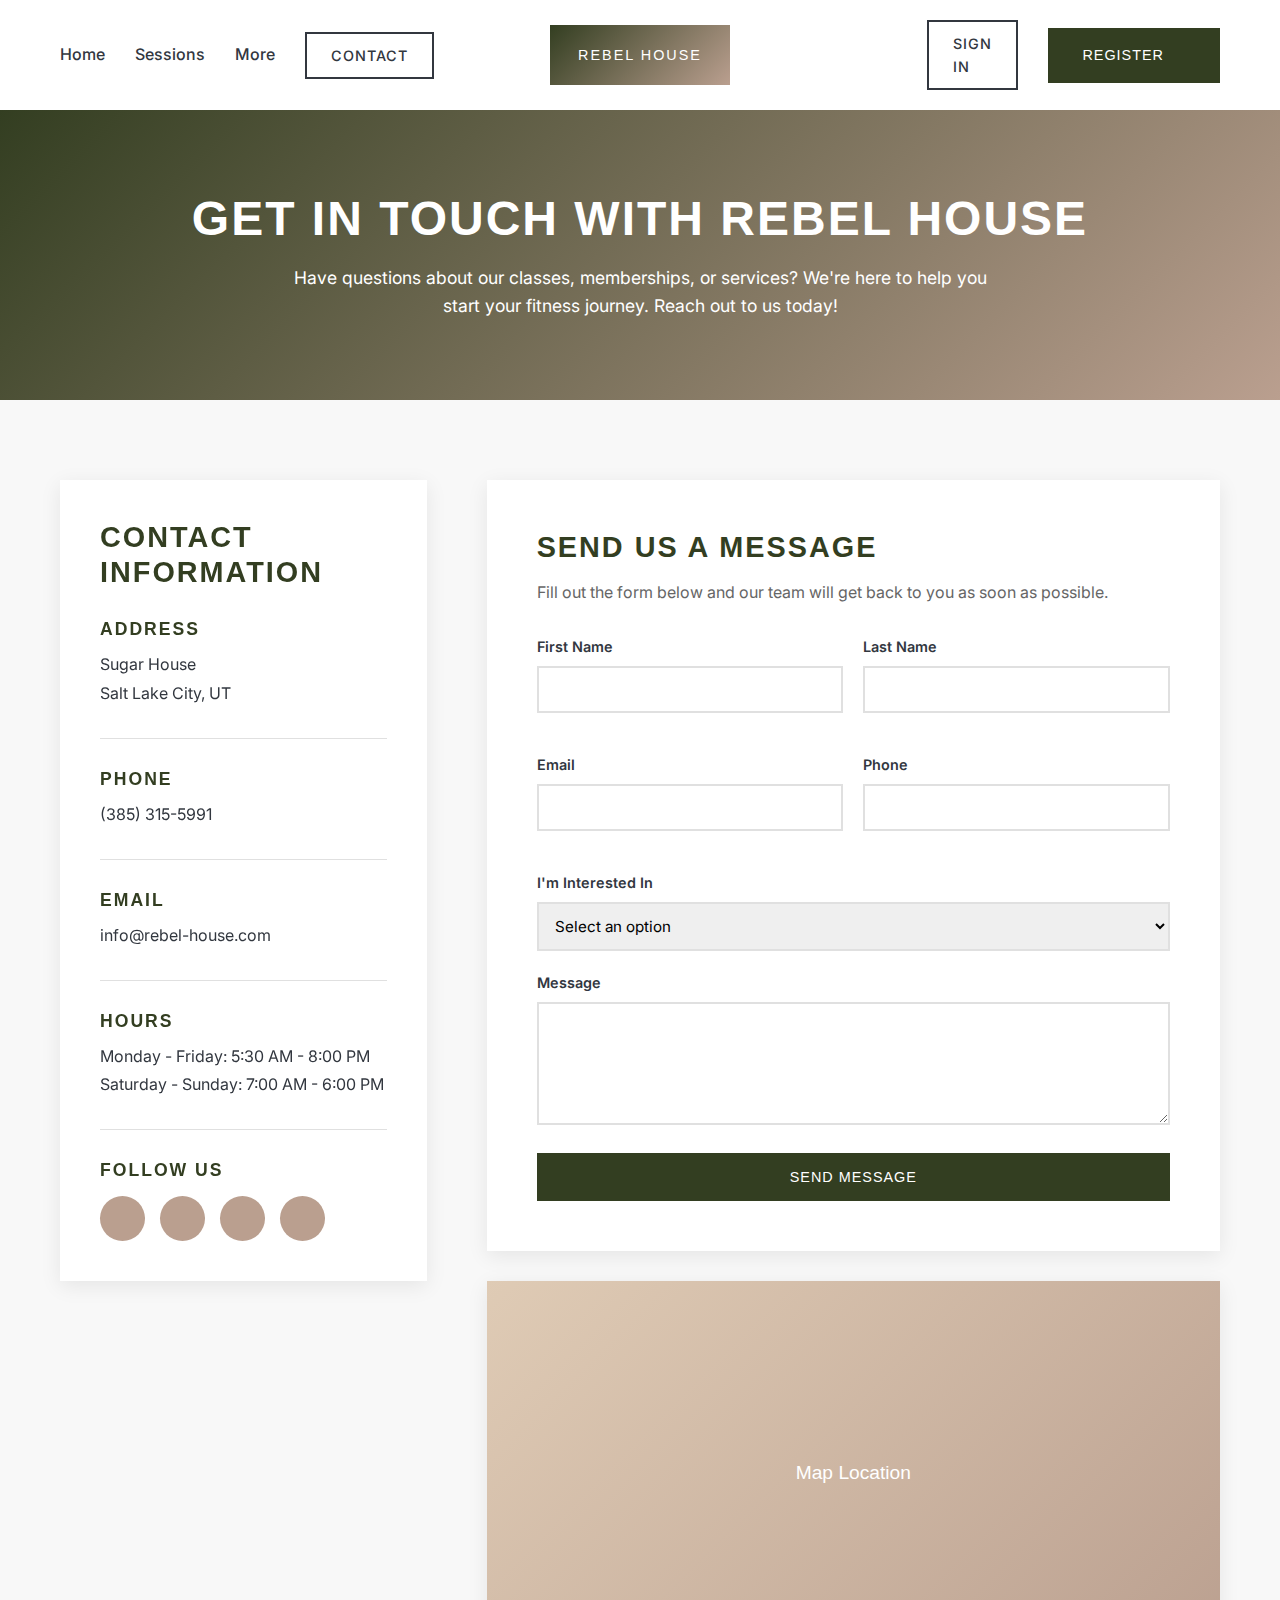
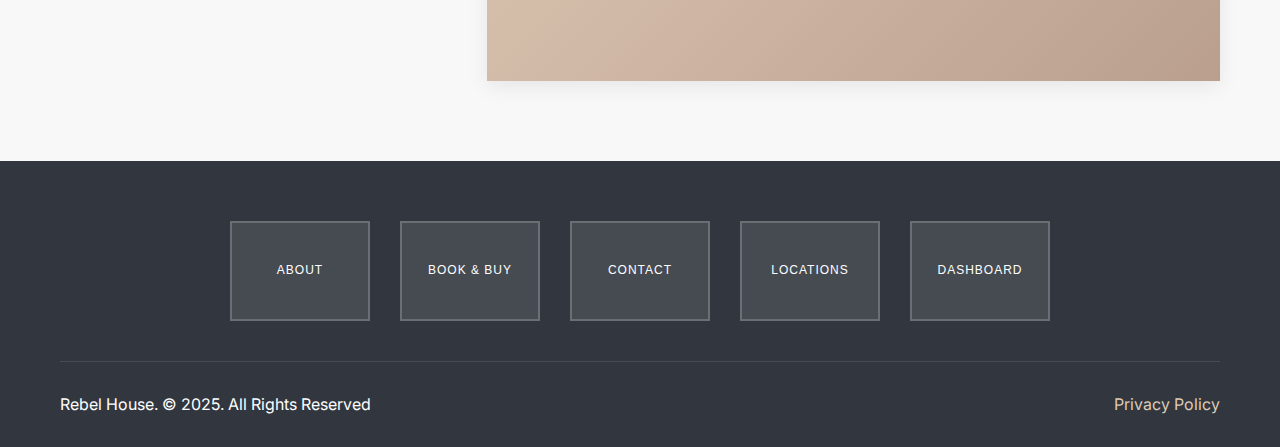
<file: contact.html>
<!DOCTYPE html>
<html lang="en">
<head>
    <meta charset="UTF-8">
    <meta name="viewport" content="width=device-width, initial-scale=1.0">
    <title>Contact | Rebel House</title>
    <meta name="description" content="Reach out to learn more about our comprehensive range of services in Salt Lake City, UT, and surrounding areas. Contact us at (385) 315-5991.">
    <link rel="preconnect" href="https://fonts.googleapis.com">
    <link rel="preconnect" href="https://fonts.gstatic.com" crossorigin>
    <link href="https://fonts.googleapis.com/css2?family=Syncopate:wght@400;700&family=Inter:wght@300;400;500;600;700&display=swap" rel="stylesheet">
    <link rel="stylesheet" href="contact.css">
</head>
<body>
    <!-- Header -->
    <header>
        <nav class="container">
            <div class="nav-left">
                <a href="index.html">Home</a>
                <a href="dashboard.html">Sessions</a>
                <a href="book-buy.html">More</a>
                <a href="contact.html" class="btn-outline">Contact</a>
            </div>
            
            <div class="logo">
                <a href="index.html">
                    <div class="logo-placeholder">REBEL HOUSE</div>
                </a>
            </div>
            
            <div class="nav-right">
                <a href="dashboard.html" class="btn-outline">Sign in</a>
                <a href="dashboard.html" class="btn-primary">Register</a>
            </div>
        </nav>
    </header>

    <!-- Hero Section -->
    <section class="hero">
        <div class="container">
            <h1>Get in Touch with Rebel House</h1>
            <p>Have questions about our classes, memberships, or services? We're here to help you start your fitness journey. Reach out to us today!</p>
        </div>
    </section>

    <!-- Contact Content -->
    <section class="contact-content">
        <div class="container">
            <div class="contact-grid">
                <!-- Left: Contact Details -->
                <div class="contact-details">
                    <div class="detail-card">
                        <h2>Contact Information</h2>
                        
                        <div class="detail-item">
                            <h3>Address</h3>
                            <p>Sugar House<br>Salt Lake City, UT</p>
                        </div>
                        
                        <div class="detail-item">
                            <h3>Phone</h3>
                            <p><a href="tel:3853155991">(385) 315-5991</a></p>
                        </div>
                        
                        <div class="detail-item">
                            <h3>Email</h3>
                            <p><a href="mailto:info@rebel-house.com">info@rebel-house.com</a></p>
                        </div>
                        
                        <div class="detail-item">
                            <h3>Hours</h3>
                            <p>Monday - Friday: 5:30 AM - 8:00 PM<br>
                            Saturday - Sunday: 7:00 AM - 6:00 PM</p>
                        </div>
                        
                        <div class="social-section">
                            <h3>Follow Us</h3>
                            <div class="social-icons">
                                <div class="social-icon"></div>
                                <div class="social-icon"></div>
                                <div class="social-icon"></div>
                                <div class="social-icon"></div>
                            </div>
                        </div>
                    </div>
                </div>
                
                <!-- Right: Contact Form & Map -->
                <div class="contact-form-area">
                    <div class="form-card">
                        <h2>Send Us a Message</h2>
                        <p>Fill out the form below and our team will get back to you as soon as possible.</p>
                        
                        <form>
                            <div class="form-row">
                                <div class="form-group">
                                    <label for="first-name">First Name</label>
                                    <input type="text" id="first-name" required>
                                </div>
                                <div class="form-group">
                                    <label for="last-name">Last Name</label>
                                    <input type="text" id="last-name" required>
                                </div>
                            </div>
                            
                            <div class="form-row">
                                <div class="form-group">
                                    <label for="email">Email</label>
                                    <input type="email" id="email" required>
                                </div>
                                <div class="form-group">
                                    <label for="phone">Phone</label>
                                    <input type="tel" id="phone" required>
                                </div>
                            </div>
                            
                            <div class="form-group">
                                <label for="interest">I'm Interested In</label>
                                <select id="interest">
                                    <option>Select an option</option>
                                    <option>Indoor Cycling (RIDE)</option>
                                    <option>Full-Body Training (REFINE)</option>
                                    <option>HIIT Training (RIOT)</option>
                                    <option>Heat Yoga (REHAB)</option>
                                    <option>Membership Information</option>
                                    <option>General Inquiry</option>
                                </select>
                            </div>
                            
                            <div class="form-group">
                                <label for="message">Message</label>
                                <textarea id="message" rows="5" required></textarea>
                            </div>
                            
                            <button type="submit" class="btn-primary">Send Message</button>
                        </form>
                    </div>
                    
                    <div class="map-card">
                        <div class="map-placeholder">
                            <p>Map Location</p>
                        </div>
                    </div>
                </div>
            </div>
        </div>
    </section>

    <!-- Footer -->
    <footer>
        <div class="container">
            <div class="footer-logos">
                <a href="about.html" class="logo-badge">
                    <span>About</span>
                </a>
                <a href="book-buy.html" class="logo-badge">
                    <span>Book & Buy</span>
                </a>
                <a href="contact.html" class="logo-badge">
                    <span>Contact</span>
                </a>
                <a href="locations.html" class="logo-badge">
                    <span>Locations</span>
                </a>
                <a href="dashboard.html" class="logo-badge">
                    <span>Dashboard</span>
                </a>
            </div>
            <div class="footer-bottom">
                <p>Rebel House. © 2025. All Rights Reserved</p>
                <a href="#">Privacy Policy</a>
            </div>
        </div>
    </footer>
</body>
</html>
</file>
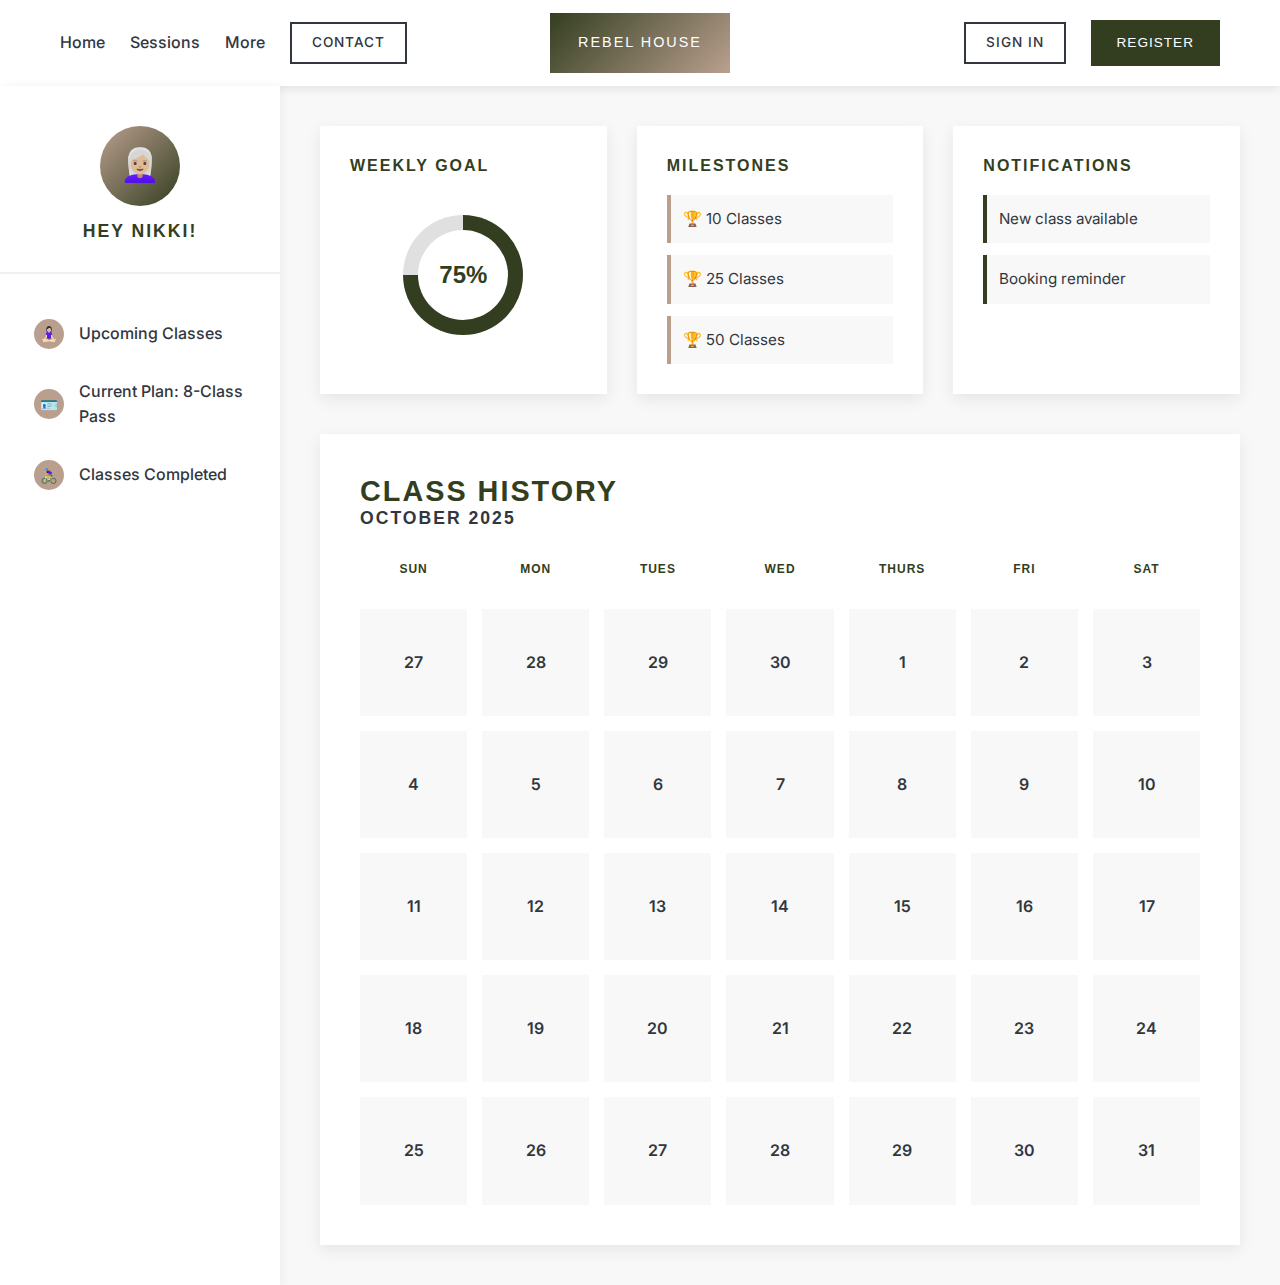
<file: dashboard.html>
<!DOCTYPE html>
<html lang="en">
<head>
    <meta charset="UTF-8">
    <meta name="viewport" content="width=device-width, initial-scale=1.0">
    <title>Dashboard | Rebel House</title>
    <link rel="preconnect" href="https://fonts.googleapis.com">
    <link rel="preconnect" href="https://fonts.gstatic.com" crossorigin>
    <link href="https://fonts.googleapis.com/css2?family=Syncopate:wght@400;700&family=Inter:wght@300;400;500;600;700&display=swap" rel="stylesheet">
    <link rel="stylesheet" href="dashboard.css">
</head>
<body>
    <!-- Header -->
    <header>
        <nav class="container">
            <div class="nav-left">
                <a href="index.html">Home</a>
                <a href="dashboard.html">Sessions</a>
                <a href="book-buy.html">More</a>
                <a href="contact.html" class="btn-outline">Contact</a>
            </div>
            
            <div class="logo">
                <a href="index.html">
                    <div class="logo-placeholder">REBEL HOUSE</div>
                </a>
            </div>
            
            <div class="nav-right">
                <a href="dashboard.html" class="btn-outline">Sign in</a>
                <a href="dashboard.html" class="btn-primary">Register</a>
            </div>
        </nav>
    </header>

    <!-- Dashboard Container -->
    <div class="dashboard-container">
        <!-- Sidebar -->
        <aside class="sidebar">
            <div class="user-profile">
                <div class="avatar">
                    <span>👩🏼‍🦳</span>
                </div>
                <h3>Hey Nikki!</h3>
            </div>
            
            <nav class="sidebar-nav">
                <a href="#" class="nav-item">
                    <div class="nav-icon">🚴🏼‍♀️</div>
                    <span>Classes Completed</span>
                </a>
                <a href="#" class="nav-item">
                    <div class="nav-icon">🪪</div>
                    <span>Current Plan: 8-Class Pass</span>
                </a>
                <a href="#" class="nav-item">
                    <div class="nav-icon">🧘🏻‍♀️</div>
                    <span>Upcoming Classes</span>
                </a>
            </nav>
        </aside>

        <!-- Main Content -->
        <main class="dashboard-main">
            <!-- Stats Row -->
            <div class="stats-row">
                <div class="stat-card">
                    <h3>Weekly Goal</h3>
                    <div class="goal-progress">
                        <div class="progress-circle">
                            <span>75%</span>
                        </div>
                    </div>
                </div>
                
                <div class="stat-card">
                    <h3>Milestones</h3>
                    <div class="milestone-list">
                        <div class="milestone-item">🏆 10 Classes</div>
                        <div class="milestone-item">🏆 25 Classes</div>
                        <div class="milestone-item">🏆 50 Classes</div>
                    </div>
                </div>
                
                <div class="stat-card">
                    <h3>Notifications</h3>
                    <div class="notification-list">
                        <div class="notification-item">New class available</div>
                        <div class="notification-item">Booking reminder</div>
                    </div>
                </div>
            </div>

            <!-- Calendar Section -->
            <div class="calendar-section">
                <div class="calendar-header">
                    <h2>Class History</h2>
                    
                    <h3>October 2025</h3>
            
                </div>
                <div class="calendar-grid">
                    <div class="calendar-day-header">SUN</div>
                    <div class="calendar-day-header">MON</div>
                    <div class="calendar-day-header">TUES</div>
                    <div class="calendar-day-header">WED</div>
                    <div class="calendar-day-header">THURS</div>
                    <div class="calendar-day-header">FRI</div>
                    <div class="calendar-day-header">SAT</div>
                    
                    <div class="calendar-day">27</div>
                    <div class="calendar-day">28</div>
                    <div class="calendar-day">29</div>
                    <div class="calendar-day">30</div>
                    <div class="calendar-day">1</div>
                    <div class="calendar-day">2</div>
                    <div class="calendar-day">3</div>
                    
                    <div class="calendar-day">4</div>
                    <div class="calendar-day">5</div>
                    <div class="calendar-day">6</div>
                    <div class="calendar-day">7</div>
                    <div class="calendar-day">8</div>
                    <div class="calendar-day">9</div>
                    <div class="calendar-day">10</div>
                    
                    <div class="calendar-day">11</div>
                    <div class="calendar-day">12</div>
                    <div class="calendar-day">13</div>
                    <div class="calendar-day">14</div>
                    <div class="calendar-day">15</div>
                    <div class="calendar-day">16</div>
                    <div class="calendar-day">17</div>
                    
                    <div class="calendar-day">18</div>
                    <div class="calendar-day">19</div>
                    <div class="calendar-day">20</div>
                    <div class="calendar-day">21</div>
                    <div class="calendar-day">22</div>
                    <div class="calendar-day">23</div>
                    <div class="calendar-day">24</div>

                    <div class="calendar-day">25</div>
                    <div class="calendar-day">26</div>
                    <div class="calendar-day">27</div>
                    <div class="calendar-day">28</div>
                    <div class="calendar-day">29</div>
                    <div class="calendar-day">30</div>
                    <div class="calendar-day">31</div>
                </div>
            </div>
        </main>
    </div>
</body>
</html>
</file>
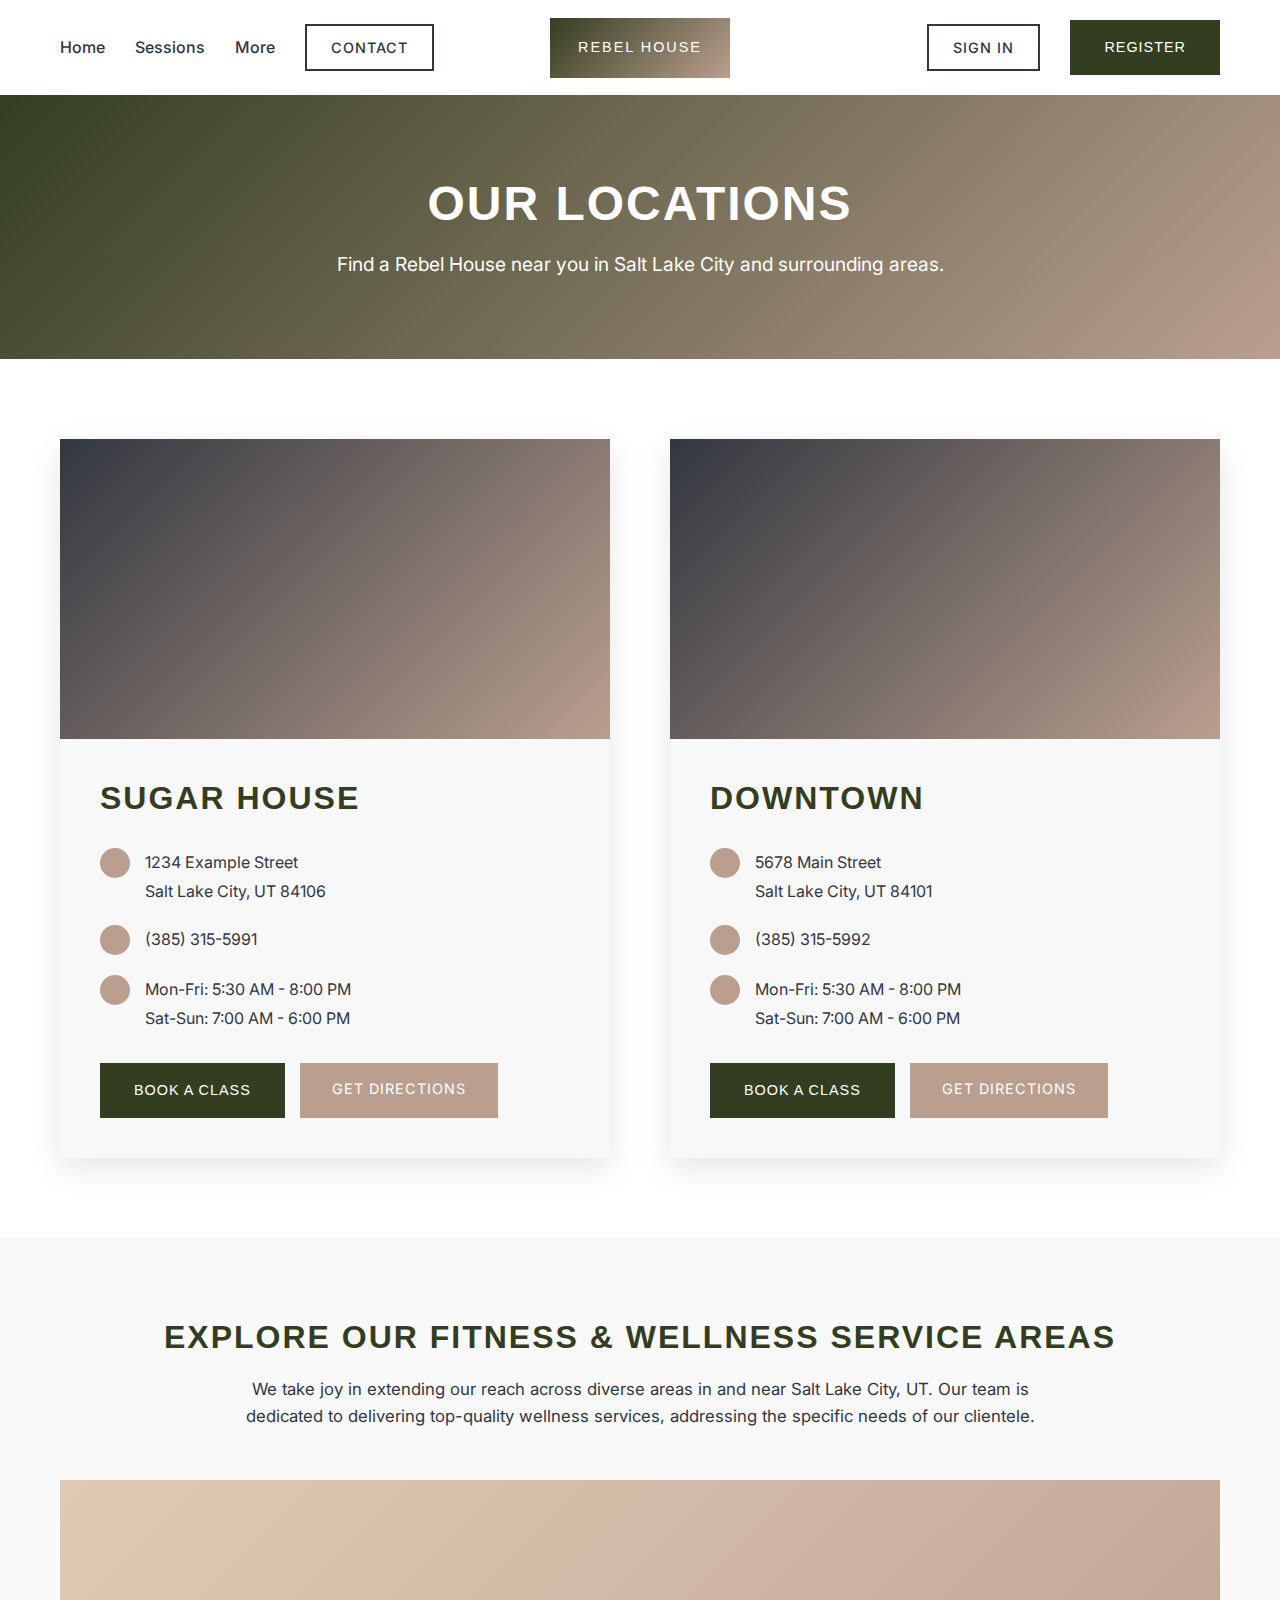
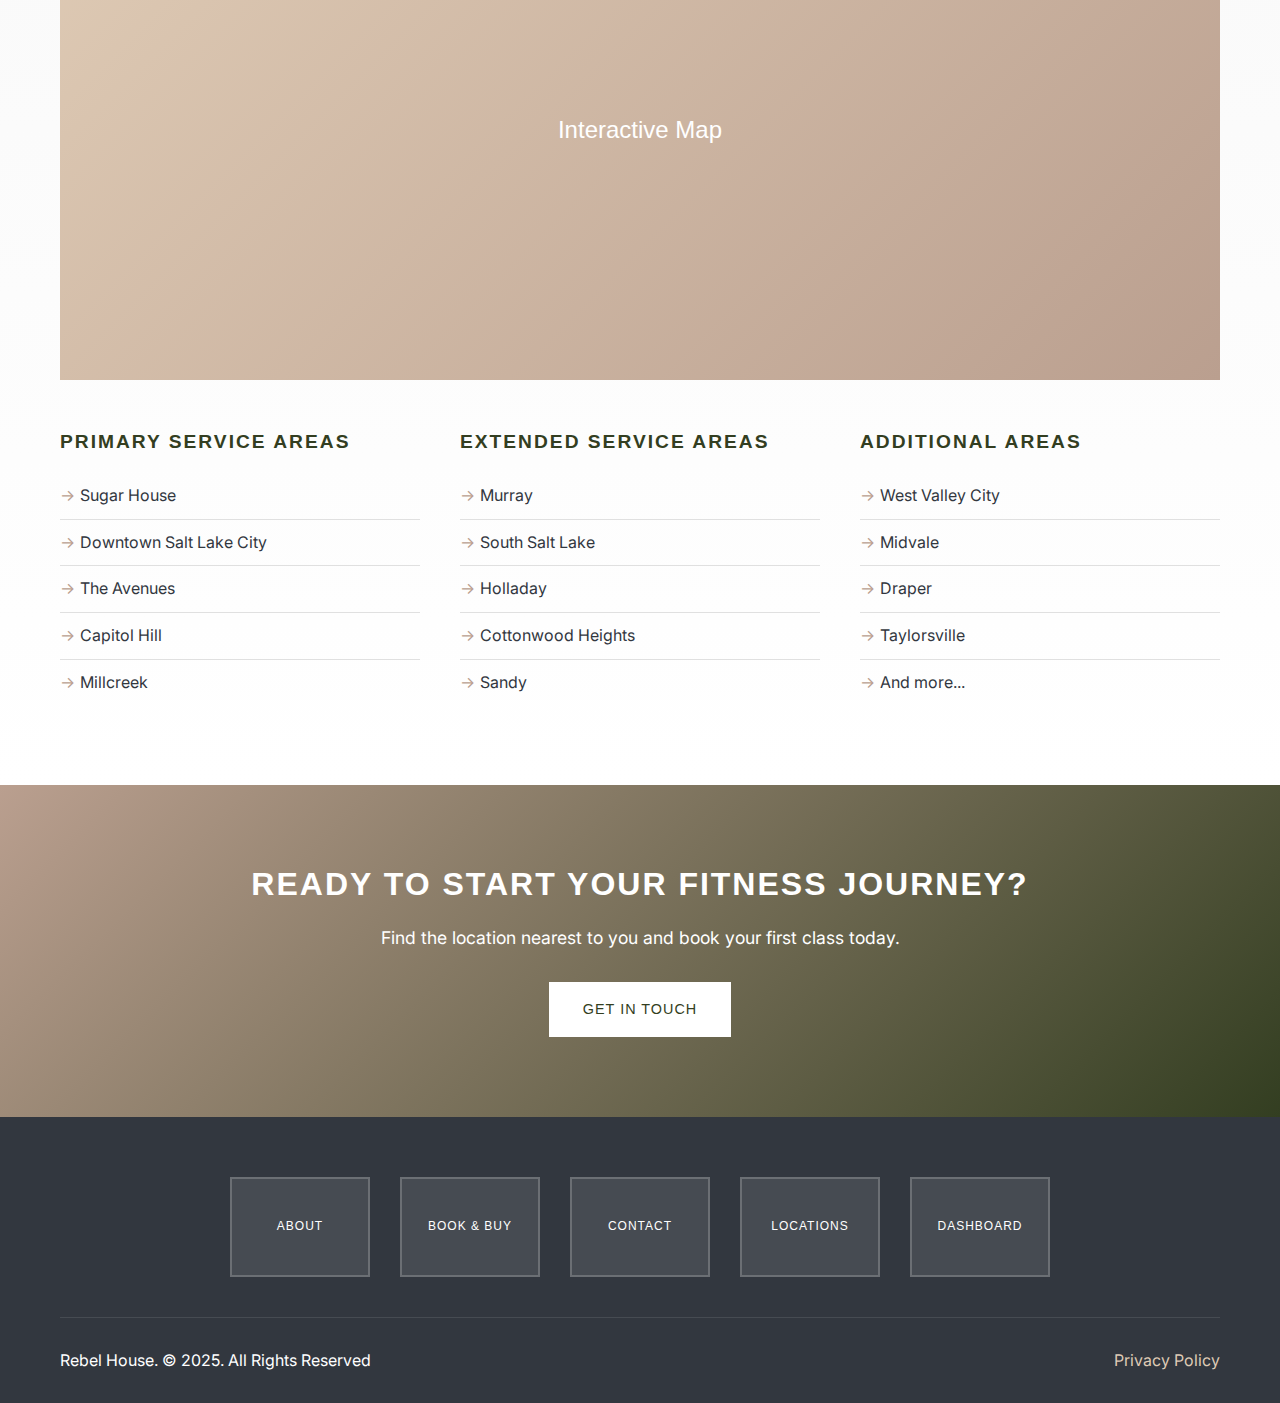
<file: locations.html>
<!DOCTYPE html>
<html lang="en">
<head>
    <meta charset="UTF-8">
    <meta name="viewport" content="width=device-width, initial-scale=1.0">
    <title>Locations | Rebel House</title>
    <meta name="description" content="Discover the areas we serve in Salt Lake City, UT, and the surrounding areas. Quality and reliable service guaranteed. Contact (385) 315-5991.">
    <link rel="preconnect" href="https://fonts.googleapis.com">
    <link rel="preconnect" href="https://fonts.gstatic.com" crossorigin>
    <link href="https://fonts.googleapis.com/css2?family=Syncopate:wght@400;700&family=Inter:wght@300;400;500;600;700&display=swap" rel="stylesheet">
    <link rel="stylesheet" href="locations.css">
</head>
<body>
    <!-- Header -->
    <header>
        <nav class="container">
            <div class="nav-left">
                <a href="index.html">Home</a>
                <a href="dashboard.html">Sessions</a>
                <a href="book-buy.html">More</a>
                <a href="contact.html" class="btn-outline">Contact</a>
            </div>
            
            <div class="logo">
                <a href="index.html">
                    <div class="logo-placeholder">REBEL HOUSE</div>
                </a>
            </div>
            
            <div class="nav-right">
                <a href="dashboard.html" class="btn-outline">Sign in</a>
                <a href="dashboard.html" class="btn-primary">Register</a>
            </div>
        </nav>
    </header>

    <!-- Hero Section -->
    <section class="hero">
        <div class="container">
            <h1>Our Locations</h1>
            <p>Find a Rebel House near you in Salt Lake City and surrounding areas.</p>
        </div>
    </section>

    <!-- Locations Grid -->
    <section class="locations-section">
        <div class="container">
            <div class="locations-grid">
                <!-- Location 1 -->
                <div class="location-card">
                    <div class="location-image">
                        <div class="image-placeholder"></div>
                    </div>
                    <div class="location-content">
                        <h2>Sugar House</h2>
                        <div class="location-details">
                            <div class="detail-item">
                                <div class="icon"></div>
                                <p>1234 Example Street<br>Salt Lake City, UT 84106</p>
                            </div>
                            <div class="detail-item">
                                <div class="icon"></div>
                                <p>(385) 315-5991</p>
                            </div>
                            <div class="detail-item">
                                <div class="icon"></div>
                                <p>Mon-Fri: 5:30 AM - 8:00 PM<br>Sat-Sun: 7:00 AM - 6:00 PM</p>
                            </div>
                        </div>
                        <div class="location-actions">
                            <a href="book-buy.html" class="btn-primary">Book a Class</a>
                            <a href="#" class="btn-secondary">Get Directions</a>
                        </div>
                    </div>
                </div>

                <!-- Location 2 -->
                <div class="location-card">
                    <div class="location-image">
                        <div class="image-placeholder"></div>
                    </div>
                    <div class="location-content">
                        <h2>Downtown</h2>
                        <div class="location-details">
                            <div class="detail-item">
                                <div class="icon"></div>
                                <p>5678 Main Street<br>Salt Lake City, UT 84101</p>
                            </div>
                            <div class="detail-item">
                                <div class="icon"></div>
                                <p>(385) 315-5992</p>
                            </div>
                            <div class="detail-item">
                                <div class="icon"></div>
                                <p>Mon-Fri: 5:30 AM - 8:00 PM<br>Sat-Sun: 7:00 AM - 6:00 PM</p>
                            </div>
                        </div>
                        <div class="location-actions">
                            <a href="book-buy.html" class="btn-primary">Book a Class</a>
                            <a href="#" class="btn-secondary">Get Directions</a>
                        </div>
                    </div>
                </div>
            </div>
        </div>
    </section>

    <!-- Service Areas Map -->
    <section class="service-areas">
        <div class="container">
            <h2>Explore Our Fitness & Wellness Service Areas</h2>
            <p>We take joy in extending our reach across diverse areas in and near Salt Lake City, UT. Our team is dedicated to delivering top-quality wellness services, addressing the specific needs of our clientele.</p>
            
            <div class="map-container">
                <div class="map-placeholder">Interactive Map</div>
            </div>
            
            <div class="areas-list">
                <div class="area-col">
                    <h3>Primary Service Areas</h3>
                    <ul>
                        <li>Sugar House</li>
                        <li>Downtown Salt Lake City</li>
                        <li>The Avenues</li>
                        <li>Capitol Hill</li>
                        <li>Millcreek</li>
                    </ul>
                </div>
                <div class="area-col">
                    <h3>Extended Service Areas</h3>
                    <ul>
                        <li>Murray</li>
                        <li>South Salt Lake</li>
                        <li>Holladay</li>
                        <li>Cottonwood Heights</li>
                        <li>Sandy</li>
                    </ul>
                </div>
                <div class="area-col">
                    <h3>Additional Areas</h3>
                    <ul>
                        <li>West Valley City</li>
                        <li>Midvale</li>
                        <li>Draper</li>
                        <li>Taylorsville</li>
                        <li>And more...</li>
                    </ul>
                </div>
            </div>
        </div>
    </section>

    <!-- CTA Section -->
    <section class="cta-section">
        <div class="container">
            <h2>Ready to Start Your Fitness Journey?</h2>
            <p>Find the location nearest to you and book your first class today.</p>
            <a href="contact.html" class="btn-primary">Get in Touch</a>
        </div>
    </section>

    <!-- Footer -->
    <footer>
        <div class="container">
            <div class="footer-logos">
                <a href="about.html" class="logo-badge">
                    <span>About</span>
                </a>
                <a href="book-buy.html" class="logo-badge">
                    <span>Book & Buy</span>
                </a>
                <a href="contact.html" class="logo-badge">
                    <span>Contact</span>
                </a>
                <a href="locations.html" class="logo-badge">
                    <span>Locations</span>
                </a>
                <a href="dashboard.html" class="logo-badge">
                    <span>Dashboard</span>
                </a>
            </div>
            <div class="footer-bottom">
                <p>Rebel House. © 2025. All Rights Reserved</p>
                <a href="#">Privacy Policy</a>
            </div>
        </div>
    </footer>
</body>
</html>
</file>
<file: styles.css>
/* Reset and Base Styles */
* {
    margin: 0;
    padding: 0;
    box-sizing: border-box;
}

:root {
    --color-dark-green: #333E21;
    --color-dark-gray: #32373F;
    --color-tan: #BA9F8F;
    --color-beige: #DFCBB5;
    --color-white: #FFFFFF;
    --font-heading: 'Syncopate', sans-serif;
    --font-body: 'Inter', sans-serif;
}

body {
    font-family: var(--font-body);
    color: var(--color-dark-gray);
    line-height: 1.6;
    background: linear-gradient(135deg, #f5f5f5 0%, #e8e8e8 100%);
}

.container {
    max-width: 1200px;
    margin: 0 auto;
    padding: 0 20px;
}

h1, h2, h3, h4, h5, h6 {
    font-family: var(--font-heading);
    font-weight: 700;
    line-height: 1.2;
    text-transform: uppercase;
    letter-spacing: 2px;
}

h1 {
    font-size: 3rem;
    margin-bottom: 1.5rem;
}

h2 {
    font-size: 2rem;
    margin-bottom: 1.5rem;
}

h3 {
    font-size: 1.5rem;
    margin-bottom: 1rem;
}

p {
    margin-bottom: 1rem;
}

.section {
    padding: 80px 0;
}

/* Buttons */
.btn-primary {
    display: inline-block;
    padding: 14px 32px;
    background: var(--color-dark-green);
    color: var(--color-white);
    text-decoration: none;
    border: none;
    cursor: pointer;
    font-family: var(--font-heading);
    font-size: 0.9rem;
    text-transform: uppercase;
    letter-spacing: 1px;
    transition: all 0.3s ease;
    border: 2px solid var(--color-dark-green);
}

.btn-primary:hover {
    background: transparent;
    color: var(--color-dark-green);
}

.btn-secondary {
    display: inline-block;
    padding: 12px 28px;
    background: var(--color-tan);
    color: var(--color-white);
    text-decoration: none;
    border: none;
    cursor: pointer;
    font-family: var(--font-body);
    font-size: 0.9rem;
    text-transform: uppercase;
    letter-spacing: 1px;
    transition: all 0.3s ease;
}

.btn-secondary:hover {
    background: var(--color-dark-gray);
}

.btn-outline {
    display: inline-block;
    padding: 10px 24px;
    background: transparent;
    color: var(--color-dark-gray);
    text-decoration: none;
    border: 2px solid var(--color-dark-gray);
    cursor: pointer;
    font-family: var(--font-body);
    font-size: 0.9rem;
    text-transform: uppercase;
    letter-spacing: 1px;
    transition: all 0.3s ease;
}

.btn-outline:hover {
    background: var(--color-dark-gray);
    color: var(--color-white);
}

/* Promo Bar */
.promo-bar {
    background: var(--color-dark-green);
    color: var(--color-white);
    padding: 12px 0;
    text-align: left;
}

.promo-bar .container {
    display: flex;
    justify-content: space-between;
    align-items: center;
    gap: 20px;
}

.promo-bar p {
    margin: 0;
    font-size: 0.9rem;
}

.promo-btn {
    background: var(--color-beige);
    color: var(--color-dark-green);
    padding: 8px 20px;
    text-decoration: none;
    font-weight: 600;
    white-space: nowrap;
    transition: all 0.3s ease;
}

.promo-btn:hover {
    background: var(--color-white);
}

/* Transparent Header */
header {
    background: var(--color-white);
    padding: 20px 0;
    position: relative;
    width: 100%;
    z-index: 1000;
    box-shadow: none;
}

nav {
    display: flex;
    justify-content: space-between;
    align-items: center;
    position: relative;
    padding: 0 20px;
}

.nav-left, .nav-right {
    display: flex;
    gap: 30px;
    align-items: center;
}

nav a {
    color: var(--color-dark-gray);
    text-decoration: none;
    font-weight: 500;
    transition: color 0.3s ease;
}

nav a:hover {
    color: var(--color-beige);
}

.logo {
    position: absolute;
    left: 50%;
    transform: translateX(-50%);
}

.logo a {
    text-decoration: none;
}

.logo-placeholder {
    width: 180px;
    height: 60px;
    background: linear-gradient(135deg, var(--color-dark-green), var(--color-tan));
    display: flex;
    align-items: center;
    justify-content: center;
    color: var(--color-white);
    font-family: var(--font-heading);
    font-size: 0.9rem;
    letter-spacing: 2px;
    transition: all 0.3s ease;
}

.logo a:hover .logo-placeholder {
    opacity: 0.9;
    transform: scale(1.02);
}

/* Hamburger Icon */
.hamburger {
    display: none;
    flex-direction: column;
    justify-content: space-between;
    width: 30px;
    height: 22px;
    cursor: pointer;
    z-index: 1001;
}

.hamburger span {
    display: block;
    height: 3px;
    width: 100%;
    background: var(--color-dark-green);
    border-radius: 2px;
    transition: all 0.3s ease;
}

.hamburger.active span:nth-child(1) {
    transform: rotate(45deg) translate(8px, 8px);
}

.hamburger.active span:nth-child(2) {
    opacity: 0;
}

.hamburger.active span:nth-child(3) {
    transform: rotate(-45deg) translate(7px, -7px);
}

/* Desktop Navigation */
.nav-left, .nav-right {
    display: flex;
    gap: 30px;
    align-items: center;
}

/* Hide mobile-only items on desktop */
.mobile-only {
    display: none;
}

/* Mobile Styles */
@media (max-width: 768px) {
    header {
        position: relative;
        background: var(--color-white);
    }
    
    nav {
        padding: 10px 20px;
    }
    
    .hamburger {
        display: flex;
        position: absolute;
        right: 20px;
        top: 50%;
        transform: translateY(-50%);
    }
    
    .logo {
        position: static;
        transform: none;
    }
    
    .logo-placeholder {
        width: 140px;
        height: 50px;
        font-size: 0.8rem;
    }
    
    .nav-left {
        position: fixed;
        top: 0;
        left: 0;
        width: 100%;
        height: 100vh;
        background: var(--color-dark-gray);
        flex-direction: column;
        justify-content: center;
        align-items: center;
        gap: 30px;
        transform: translateX(-100%);
        transition: transform 0.3s ease;
        padding: 60px 20px;
    }
    
    .nav-left.active {
        transform: translateX(0);
    }
    
    .nav-right {
        display: none;
    }
    
    /* Show mobile-only items in mobile menu */
    .mobile-only {
        display: inline-block;
    }
    
    .nav-left a {
        color: var(--color-white);
        font-size: 1.2rem;
        text-transform: uppercase;
        letter-spacing: 1px;
    }
    
    .nav-left .btn-outline {
        border-color: var(--color-white);
        color: var(--color-white);
        padding: 12px 30px;
        font-size: 1rem;
    }
    
    .nav-left .btn-outline:hover {
        background: var(--color-white);
        color: var(--color-dark-gray);
    }
    
    .nav-left .btn-primary {
        padding: 12px 30px;
        font-size: 1rem;
        background: var(--color-white);
        color: var(--color-dark-gray);
    }
}

/* Hero Section */
.hero {
    background: linear-gradient(135deg, rgba(51, 62, 33, 0.8), rgba(186, 159, 143, 0.8)),
                url('homepage-hero-spin-class.webp');
    background-size: cover;
    background-position: center;
    padding: 100px 0 100px 0;
    color: var(--color-white);
    position: relative;
}

.hero-content {
    display: grid;
    grid-template-columns: 1.5fr 1fr;
    gap: 60px;
    align-items: center;
}

.hero-text h1 {
    color: var(--color-white);
}

.hero-features {
    list-style: none;
    margin: 20px 0;
}

.hero-features li {
    padding: 8px 0;
    padding-left: 25px;
    position: relative;
}

.hero-features li:before {
    content: "→";
    position: absolute;
    left: 0;
    color: var(--color-beige);
}

.hero-form {
    background: rgba(255, 255, 255, 0.95);
    padding: 40px;
    border-radius: 4px;
    box-shadow: 0 10px 40px rgba(0,0,0,0.2);
}

.hero-form h3 {
    color: var(--color-dark-green);
    margin-bottom: 20px;
}

.hero-form form {
    display: flex;
    flex-direction: column;
    gap: 15px;
}

.hero-form input {
    padding: 12px;
    border: 2px solid var(--color-beige);
    font-family: var(--font-body);
    font-size: 0.95rem;
}

.hero-form button {
    width: 100%;
    margin-top: 10px;
}

/* Company Info */
.company-info {
    background: var(--color-white);
    text-align: left;
}

.company-info h2 {
    color: var(--color-dark-green);
    max-width: 800px;
    margin: 0 auto 30px;
}

.company-info-content {
    display: grid;
    grid-template-columns: 1fr 1fr;
    gap: 60px;
}

@media (max-width: 768px) {
    .company-info-content {
        grid-template-columns: 1fr;
        gap: 30px;
    }
    
    .company-info-content .company-info-image {
        order: 2;
    }
    
    .company-info-content .company-info-text {
        order: 1;
    }
}

.company-info-image {
    width: 100%;
    height: 100%;
    min-height: 400px;
}

.company-info-image img {
    width: 100%;
    height: 100%;
    object-fit: cover;
    border-radius: 4px;
    box-shadow: 0 10px 30px rgba(0,0,0,0.15);
}

/* Who We Are */
.who-we-are {
    background: linear-gradient(to bottom, #f8f8f8, #ffffff);
    text-align: center;
}

.who-we-are h2 {
    color: var(--color-dark-green);
    margin-bottom: 30px;
}

.who-we-are p {
    max-width: 900px;
    margin: 0 auto 30px;
    font-size: 1.05rem;
}

/* Instructor Slider - Wireframe Layout */
.instructor-slider-container {
    position: relative;
    margin: 50px 0;
    overflow: hidden;
}

.instructor-slider-track {
    display: grid;
    grid-template-columns: repeat(6, calc(33.333% - 27px));
    gap: 40px;
    transition: transform 0.6s ease;
}

.instructor-slide {
    display: grid;
    grid-template-columns: 1fr;
    gap: 30px;
}

.instructor-image-box {
    width: 100%;
    aspect-ratio: 3/4;
    background: linear-gradient(135deg, var(--color-beige), var(--color-tan));
}

.instructor-image-box img {
    width: 100%;
    height: 100%;
    object-fit: cover;
    display: block;
}

.instructor-text {
    background: var(--color-dark-gray);
    padding: 30px;
    color: var(--color-white);
}

.instructor-text h5 {
    font-family: var(--font-heading);
    font-size: 1.2rem;
    color: var(--color-white);
    margin-bottom: 15px;
    text-transform: uppercase;
    letter-spacing: 1px;
}

.instructor-text p {
    font-size: 0.95rem;
    line-height: 1.7;
    margin: 0;
    color: var(--color-white);
}

/* Instructor Slider Navigation - Below Cards */
.instructor-slider-nav {
    display: flex;
    justify-content: flex-end;
    gap: 20px;
    margin-top: 40px;
    padding-right: 0;
}

.instructor-nav-btn {
    width: 60px;
    height: 60px;
    background: var(--color-white);
    border: 2px solid var(--color-dark-gray);
    color: var(--color-dark-gray);
    font-size: 1.5rem;
    cursor: pointer;
    transition: all 0.3s ease;
    display: flex;
    align-items: center;
    justify-content: center;
}

.instructor-nav-btn:hover {
    background: var(--color-dark-gray);
    color: var(--color-white);
}

.instructor-nav-btn:disabled {
    opacity: 0.3;
    cursor: not-allowed;
}

.instructor-nav-btn:disabled:hover {
    background: var(--color-white);
    color: var(--color-dark-gray);
}

@media (max-width: 768px) {
    .instructor-slider-nav {
        justify-content: center;
        margin-top: 30px;
    }
    
    .instructor-nav-btn {
        width: 50px;
        height: 50px;
    }
}

/* Responsive Instructor Slider */
@media (max-width: 1024px) {
    .instructor-slider-track {
        grid-template-columns: repeat(6, calc(50% - 20px));
    }
}

@media (max-width: 768px) {
    .instructor-slider-track {
        grid-template-columns: repeat(6, 100%);
        gap: 30px;
    }
    
    .instructor-slide {
        gap: 20px;
    }
    
    .instructor-text {
        padding: 25px;
    }
}

/* Slider Controls */
.slider-controls {
    display: flex;
    gap: 20px;
    justify-content: center;
    margin-top: 40px;
}

.slider-btn {
    width: 50px;
    height: 50px;
    border: 2px solid var(--color-dark-green);
    background: transparent;
    color: var(--color-dark-green);
    font-size: 1.5rem;
    cursor: pointer;
    transition: all 0.3s ease;
    display: flex;
    align-items: center;
    justify-content: center;
}

.slider-btn:hover {
    background: var(--color-dark-green);
    color: var(--color-white);
}

/* Responsive Instructor Slider */
@media (max-width: 1024px) {
    .instructor-slider {
        grid-template-columns: repeat(2, 1fr);
        gap: 30px;
    }
}

@media (max-width: 768px) {
    .instructor-slider-wrapper {
        padding: 0;
    }
    
    .instructor-slider {
        grid-template-columns: 1fr;
        gap: 30px;
    }
    
    .instructor-content {
        padding: 25px;
    }
}

/* Slider Controls */
.slider-controls {
    display: flex;
    gap: 20px;
    justify-content: center;
    margin-top: 40px;
}

.slider-btn {
    width: 50px;
    height: 50px;
    border: 2px solid var(--color-dark-green);
    background: transparent;
    color: var(--color-dark-green);
    font-size: 1.5rem;
    cursor: pointer;
    transition: all 0.3s ease;
    display: flex;
    align-items: center;
    justify-content: center;
}

.slider-btn:hover {
    background: var(--color-dark-green);
    color: var(--color-white);
}

/* Responsive Instructor Slider */
@media (max-width: 1024px) {
    .instructor-slider {
        grid-template-columns: repeat(2, 1fr);
        gap: 30px;
    }
}

@media (max-width: 768px) {
    .instructor-slider-wrapper {
        padding: 0;
    }
    
    .instructor-slider {
        grid-template-columns: 1fr;
        gap: 30px;
    }
    
    .instructor-content {
        padding: 25px;
    }
}

/* CTA Big */
.cta-big {
    background: linear-gradient(135deg, var(--color-tan), var(--color-dark-green));
    color: var(--color-white);
    text-align: center;
}

.cta-big h2, .cta-big h3 {
    color: var(--color-white);
}

.cta-big h3 {
    font-family: var(--font-body);
    font-weight: 400;
    text-transform: none;
    letter-spacing: normal;
    margin-bottom: 30px;
}

.cta-big .btn-primary {
    background: var(--color-white);
    color: var(--color-dark-green);
    border-color: var(--color-white);
}

.cta-big .btn-primary:hover {
    background: transparent;
    color: var(--color-white);
}

/* Services */
.services {
    background: var(--color-white);
    text-align: center;
}

.services img {
    width: 100%;
    height: 200px;
    object-fit: cover;
    display: block;
    transition: transform 0.3s ease;
}

.services h2 {
    color: var(--color-dark-green);
}

.services > .container > p {
    max-width: 800px;
    margin: 0 auto 50px;
}

.services-grid {
    display: grid;
    grid-template-columns: repeat(auto-fit, minmax(200px, 1fr));
    gap: 30px;
    margin-top: 40px;
}

.service-card {
    background: #f8f8f8;
    padding: 0;
    transition: transform 0.3s ease, box-shadow 0.3s ease;
    overflow: hidden;
}

.service-card:hover {
    transform: translateY(-5px);
    box-shadow: 0 10px 30px rgba(0,0,0,0.15);
}

.service-card:hover img {
    transform: scale(1.05);
}

.service-image-placeholder {
    width: 100%;
    height: 200px;
    background: linear-gradient(135deg, var(--color-dark-gray), var(--color-tan));
    margin-bottom: 20px;
    position: relative;
    overflow: hidden;
}

/* Add gradient overlay container for images */
.service-image-placeholder::after {
    content: '';
    position: absolute;
    top: 0;
    left: 0;
    width: 100%;
    height: 100%;
    background: linear-gradient(135deg, rgba(51, 62, 33, 0.7), rgba(172, 145, 112, 0.7));
    opacity: 0;
    transition: opacity 0.3s ease;
    pointer-events: none;
}

.service-card:hover .service-image-placeholder::after {
    opacity: 1;
}

.service-card h3 {
    color: var(--color-dark-green);
    padding: 0 20px;
    margin-bottom: 15px;
}

.service-card p {
    padding: 0 20px;
    margin-bottom: 20px;
    font-size: 0.95rem;
}

.service-card .btn-secondary {
    margin: 0 20px 20px;
}

/* Why Choose */
.why-choose {
    background: linear-gradient(to bottom, #f8f8f8, #ffffff);
}

.why-choose h2 {
    color: var(--color-dark-green);
    text-align: center;
    margin-bottom: 30px;
}

.why-choose p {
    max-width: 900px;
    margin: 0 auto 20px;
    font-size: 1.05rem;
}

.why-choose .btn-primary {
    display: block;
    margin: 40px auto 0;
    width: fit-content;
}

/* Testimonials */
.testimonials {
    background: linear-gradient(135deg, #f8f8f8, #ffffff);
    text-align: center;
}

.testimonials h2 {
    color: var(--color-dark-green);
    margin-bottom: 50px;
}

.testimonials-grid {
    display: grid;
    grid-template-columns: repeat(auto-fit, minmax(300px, 1fr));
    gap: 40px;
    margin-bottom: 50px;
}

.testimonial-card {
    padding: 30px;
    background: #f8f8f8;
}

.avatar-placeholder {
    width: 80px;
    height: 80px;
    background: linear-gradient(135deg, var(--color-tan), var(--color-dark-green));
    border-radius: 50%;
    margin: 0 auto 20px;
    color: white;
    font-size: 200%;
    align-content: center;
}
}

.testimonials-cta {
    margin-top: 50px;
}

/* Closing */
.closing {
    background: linear-gradient(135deg, #ba9f8f, #333e21), url('closing-background.webp');
    background-size: cover;
    background-position: center;
    background-blend-mode: multiply;
    position: relative;
    min-height: 500px;
    display: flex;
    align-items: center;
}

.closing-content {
    display: flex;
    justify-content: flex-end;
    z-index: 2;
}

.closing-text {
    max-width: 600px;
    color: var(--color-white);
    text-aign: center;
}

.closing h2 {
    color:  var(--color-white);
    margin-bottom: 30px;
}

.closing p {
    color:  var(--color-white);
    max-width: 900px;
    margin: 0 auto 20px;
    font-size: 1.05rem;
}

.closing .btn-primary {
    display: block;
    margin: 40px auto 0;
    width: fit-content;
    background: var(--color-white);
    color: var(--color-dark-green);
    border-color: var(--color-white);
}

.closing .btn-primary:hover {
    background: transparent;
    color: var(--color-white);
}


/* Areas Served */
.areas-served {
    background: var(--color-white);
    text-align: center;
}

.areas-served h2 {
    color: var(--color-dark-green);
    margin-bottom: 40px;
}

.map-container {
    position: relative;
    width: 100%;
    padding-bottom: 56.25%; /* 16:9 aspect ratio */
    height: 0;
    overflow: hidden;
    margin: 40px 0;
}

.map-container iframe {
    position: absolute;
    top: 0;
    left: 0;
    width: 100%;
    height: 100%;
    border: 0;
}

/* Contact Info */
.contact-info {
    background: linear-gradient(to bottom, #f8f8f8, #ffffff);
}

.contact-info h2 {
    color: var(--color-dark-green);
    text-align: center;
    margin-bottom: 50px;
}

.contact-grid {
    display: grid;
    grid-template-columns: 1fr 1.5fr;
    gap: 60px;
}

.contact-details h3 {
    color: var(--color-dark-green);
    margin-top: 30px;
    margin-bottom: 15px;
}

.contact-details h3:first-child {
    margin-top: 0;
}

.social-icons {
    display: flex;
    gap: 15px;
    margin-top: 15px;
}

.social-icon img {
    width: 40px;
    height: 40px;
    background: var(--color-tan);
    border-radius: 50%;
}

.contact-form {
    background: var(--color-white);
    padding: 40px;
    box-shadow: 0 5px 20px rgba(0,0,0,0.1);
}

.contact-form h3 {
    color: var(--color-dark-green);
    margin-bottom: 15px;
}

.contact-form p {
    margin-bottom: 25px;
}

.contact-form form {
    display: flex;
    flex-direction: column;
    gap: 15px;
}

.contact-form input,
.contact-form textarea {
    padding: 12px;
    border: 2px solid var(--color-beige);
    font-family: var(--font-body);
    font-size: 0.95rem;
}

.contact-form button {
    width: 100%;
    margin-top: 10px;
}

/* Footer */
footer {
    background: var(--color-dark-gray);
    color: var(--color-white);
    padding: 60px 0 30px;
}

.footer-logos {
    display: flex;
    justify-content: center;
    gap: 30px;
    margin-bottom: 40px;
    flex-wrap: wrap;
}

.logo-badge {
    width: 140px;
    height: 100px;
    background: rgba(255, 255, 255, 0.1);
    border: 2px solid rgba(255, 255, 255, 0.2);
    display: flex;
    align-items: center;
    justify-content: center;
    text-decoration: none;
    transition: all 0.3s ease;
}

.logo-badge span {
    color: var(--color-white);
    font-family: var(--font-heading);
    font-size: 0.75rem;
    text-transform: uppercase;
    letter-spacing: 1px;
    text-align: center;
}

.logo-badge:hover {
    background: rgba(255, 255, 255, 0.2);
    border-color: var(--color-beige);
    transform: translateY(-3px);
}

.footer-bottom {
    display: flex;
    justify-content: space-between;
    align-items: center;
    padding-top: 30px;
    border-top: 1px solid rgba(255, 255, 255, 0.1);
}

.footer-bottom p {
    margin: 0;
}

.footer-bottom a {
    color: var(--color-beige);
    text-decoration: none;
}

/* Responsive Design */
@media (max-width: 968px) {
    .hero-content {
        grid-template-columns: 1fr;
    }
    
    .contact-grid {
        grid-template-columns: 1fr;
    }
    
    .nav-left, .nav-right {
        gap: 15px;
    }
    
    h1 {
        font-size: 2.2rem;
    }
    
    h2 {
        font-size: 1.6rem;
    }
}

@media (max-width: 768px) {
    .promo-bar .container {
        flex-direction: column;
        text-align: center;
    }
    
    nav {
        flex-direction: column;
        gap: 20px;
    }
    
    .logo {
        position: static;
        transform: none;
    }
    
    .services-grid {
        grid-template-columns: 1fr;
    }
    
    .footer-bottom {
        flex-direction: column;
        gap: 15px;
        text-align: center;
    }
}
</file>
<file: about.css>
/* Reset and Base Styles */
* {
    margin: 0;
    padding: 0;
    box-sizing: border-box;
}

:root {
    --color-dark-green: #333E21;
    --color-dark-gray: #32373F;
    --color-tan: #BA9F8F;
    --color-beige: #DFCBB5;
    --color-white: #FFFFFF;
    --font-heading: 'Syncopate', sans-serif;
    --font-body: 'Inter', sans-serif;
}

body {
    font-family: var(--font-body);
    color: var(--color-dark-gray);
    line-height: 1.6;
    background: #f8f8f8;
}

.container {
    max-width: 1200px;
    margin: 0 auto;
    padding: 0 20px;
}

.section {
    padding: 80px 0;
}

h1, h2, h3 {
    font-family: var(--font-heading);
    font-weight: 700;
    line-height: 1.2;
    text-transform: uppercase;
    letter-spacing: 2px;
}

h1 {
    font-size: 3rem;
    margin-bottom: 1.5rem;
}

h2 {
    font-size: 2rem;
    margin-bottom: 1.5rem;
}

h3 {
    font-size: 1.3rem;
    margin-bottom: 1rem;
}

p {
    margin-bottom: 1rem;
}

/* Buttons */
.btn-primary {
    display: inline-block;
    padding: 14px 32px;
    background: var(--color-dark-green);
    color: var(--color-white);
    text-decoration: none;
    border: none;
    cursor: pointer;
    font-family: var(--font-heading);
    font-size: 0.9rem;
    text-transform: uppercase;
    letter-spacing: 1px;
    transition: all 0.3s ease;
    border: 2px solid var(--color-dark-green);
}

.btn-primary:hover {
    background: transparent;
    color: var(--color-dark-green);
}

.btn-outline {
    display: inline-block;
    padding: 10px 24px;
    background: transparent;
    color: var(--color-dark-gray);
    text-decoration: none;
    border: 2px solid var(--color-dark-gray);
    cursor: pointer;
    font-family: var(--font-body);
    font-size: 0.9rem;
    text-transform: uppercase;
    letter-spacing: 1px;
    transition: all 0.3s ease;
}

.btn-outline:hover {
    background: var(--color-dark-gray);
    color: var(--color-white);
}

/* Header */
header {
    background: var(--color-white);
    padding: 20px 0;
    box-shadow: 0 2px 10px rgba(0,0,0,0.1);
}

nav {
    display: flex;
    justify-content: space-between;
    align-items: center;
}

.nav-left, .nav-right {
    display: flex;
    gap: 30px;
    align-items: center;
}

nav a {
    color: var(--color-dark-gray);
    text-decoration: none;
    font-weight: 500;
    transition: color 0.3s ease;
}

nav a:hover {
    color: var(--color-tan);
}

.logo {
    position: absolute;
    left: 50%;
    transform: translateX(-50%);
}

.logo a {
    text-decoration: none;
}

.logo-placeholder {
    width: 180px;
    height: 60px;
    background: linear-gradient(135deg, var(--color-dark-green), var(--color-tan));
    display: flex;
    align-items: center;
    justify-content: center;
    color: var(--color-white);
    font-family: var(--font-heading);
    font-size: 0.9rem;
    letter-spacing: 2px;
    transition: all 0.3s ease;
}

.logo a:hover .logo-placeholder {
    opacity: 0.9;
    transform: scale(1.02);
}

/* Hero Section */
.hero {
    background: var(--color-white);
    padding: 80px 0;
}

.hero h1 {
    color: var(--color-dark-green);
    margin-bottom: 30px;
}

.hero .lead {
    font-size: 1.2rem;
    margin-bottom: 30px;
    color: var(--color-dark-gray);
}

.hero p {
    max-width: 900px;
    font-size: 1.05rem;
    margin-bottom: 20px;
}

/* Studio Description */
.studio-description {
    background: linear-gradient(to bottom, #f8f8f8, #ffffff);
}

.studio-content {
    display: grid;
    grid-template-columns: 1fr 1fr;
    gap: 60px;
    align-items: center;
}

.studio-text h2 {
    color: var(--color-dark-green);
    margin-bottom: 25px;
}

.studio-text ul {
    margin: 20px 0;
    padding-left: 20px;
}

.studio-text li {
    margin-bottom: 10px;
    font-size: 1.05rem;
}

.studio-text .btn-primary {
    margin-top: 20px;
}

.studio-image .image-placeholder {
    width: 100%;
    height: 400px;
    background: linear-gradient(135deg, var(--color-tan), var(--color-dark-gray));
}

/* Values Section */
.values {
    background: var(--color-white);
    text-align: center;
}

.values h2 {
    color: var(--color-dark-green);
    margin-bottom: 50px;
}

.values-grid {
    display: grid;
    grid-template-columns: repeat(auto-fit, minmax(300px, 1fr));
    gap: 40px;
}

.value-card {
    padding: 40px 30px;
    background: #f8f8f8;
    transition: transform 0.3s ease;
}

.value-card:hover {
    transform: translateY(-5px);
}

.value-icon {
    width: 80px;
    height: 80px;
    background: linear-gradient(135deg, var(--color-tan), var(--color-dark-green));
    border-radius: 50%;
    margin: 0 auto 20px;
}

.value-card h3 {
    color: var(--color-dark-green);
    margin-bottom: 15px;
}

/* CTA Section */
.cta-section {
    background: linear-gradient(135deg, var(--color-tan), var(--color-dark-green));
    color: var(--color-white);
    text-align: center;
}

.cta-section h2,
.cta-section h3 {
    color: var(--color-white);
}

.cta-section h3 {
    font-family: var(--font-body);
    font-weight: 400;
    text-transform: none;
    letter-spacing: normal;
    margin-bottom: 30px;
}

.cta-section .btn-primary {
    background: var(--color-white);
    color: var(--color-dark-green);
    border-color: var(--color-white);
}

.cta-section .btn-primary:hover {
    background: transparent;
    color: var(--color-white);
}

/* Contact Info */
.contact-info {
    background: linear-gradient(to bottom, #f8f8f8, #ffffff);
}

.contact-info h2 {
    color: var(--color-dark-green);
    text-align: center;
    margin-bottom: 50px;
}

.contact-wrapper {
    display: grid;
    grid-template-columns: 1fr 1.5fr;
    gap: 60px;
}

.contact-details h3 {
    color: var(--color-dark-green);
    margin-top: 30px;
    margin-bottom: 10px;
}

.contact-details h3:first-child {
    margin-top: 0;
}

.social-icons {
    display: flex;
    gap: 15px;
    margin-top: 15px;
}

.social-icon {
    width: 40px;
    height: 40px;
    background: var(--color-tan);
    border-radius: 50%;
}

.contact-form-wrapper {
    background: var(--color-white);
    padding: 40px;
    box-shadow: 0 5px 20px rgba(0,0,0,0.1);
}

.contact-form-wrapper h3 {
    color: var(--color-dark-green);
    margin-bottom: 15px;
}

.contact-form-wrapper p {
    margin-bottom: 25px;
}

.contact-form-wrapper form {
    display: flex;
    flex-direction: column;
    gap: 15px;
}

.contact-form-wrapper input,
.contact-form-wrapper textarea {
    padding: 12px;
    border: 2px solid var(--color-beige);
    font-family: var(--font-body);
    font-size: 0.95rem;
}

.contact-form-wrapper button {
    width: 100%;
    margin-top: 10px;
}

/* Footer */
footer {
    background: var(--color-dark-gray);
    color: var(--color-white);
    padding: 60px 0 30px;
}

footer .container {
    text-align: center;
}

.footer-logos {
    display: flex;
    justify-content: center;
    gap: 30px;
    margin-bottom: 40px;
    flex-wrap: wrap;
}

.logo-badge {
    width: 140px;
    height: 100px;
    background: rgba(255, 255, 255, 0.1);
    border: 2px solid rgba(255, 255, 255, 0.2);
    display: flex;
    align-items: center;
    justify-content: center;
    text-decoration: none;
    transition: all 0.3s ease;
}

.logo-badge span {
    color: var(--color-white);
    font-family: var(--font-heading);
    font-size: 0.75rem;
    text-transform: uppercase;
    letter-spacing: 1px;
    text-align: center;
}

.logo-badge:hover {
    background: rgba(255, 255, 255, 0.2);
    border-color: var(--color-beige);
    transform: translateY(-3px);
}

footer p {
    margin: 20px 0 10px;
}

footer a {
    color: var(--color-beige);
    text-decoration: none;
}

/* Responsive */
@media (max-width: 968px) {
    .studio-content,
    .contact-wrapper {
        grid-template-columns: 1fr;
    }
    
    h1 {
        font-size: 2.2rem;
    }
    
    h2 {
        font-size: 1.6rem;
    }
}

@media (max-width: 768px) {
    nav {
        flex-direction: column;
        gap: 20px;
    }
    
    .logo {
        position: static;
        transform: none;
    }
    
    .nav-left, .nav-right {
        gap: 15px;
    }
    
    footer .container {
        flex-direction: column;
        gap: 15px;
        text-align: center;
    }
}
</file>
<file: book-buy.css>
/* Reset and Base Styles */
* {
    margin: 0;
    padding: 0;
    box-sizing: border-box;
}

:root {
    --color-dark-green: #333E21;
    --color-dark-gray: #32373F;
    --color-tan: #BA9F8F;
    --color-beige: #DFCBB5;
    --color-white: #FFFFFF;
    --font-heading: 'Syncopate', sans-serif;
    --font-body: 'Inter', sans-serif;
}

body {
    font-family: var(--font-body);
    color: var(--color-dark-gray);
    line-height: 1.6;
    background: #f8f8f8;
    overflow-x: hidden;
}

.container {
    max-width: 1200px;
    margin: 0 auto;
    padding: 0 20px;
}

h1, h2, h3, h4 {
    font-family: var(--font-heading);
    font-weight: 700;
    line-height: 1.2;
    text-transform: uppercase;
    letter-spacing: 2px;
}

h2 {
    font-size: 2rem;
    margin-bottom: 1.5rem;
}

h3 {
    font-size: 1.5rem;
    margin-bottom: 1rem;
}

h4 {
    font-size: 1.1rem;
    margin-bottom: 0.5rem;
}

p {
    margin-bottom: 1rem;
}

/* Buttons */
.btn-primary {
    display: inline-block;
    padding: 14px 32px;
    background: var(--color-dark-green);
    color: var(--color-white);
    text-decoration: none;
    border: none;
    cursor: pointer;
    font-family: var(--font-heading);
    font-size: 0.9rem;
    text-transform: uppercase;
    letter-spacing: 1px;
    transition: all 0.3s ease;
    border: 2px solid var(--color-dark-green);
}

.btn-primary:hover {
    background: transparent;
    color: var(--color-dark-green);
}

.btn-secondary {
    display: inline-block;
    padding: 10px 24px;
    background: var(--color-tan);
    color: var(--color-white);
    text-decoration: none;
    border: none;
    cursor: pointer;
    font-family: var(--font-body);
    font-size: 0.85rem;
    text-transform: uppercase;
    letter-spacing: 1px;
    transition: all 0.3s ease;
}

.btn-secondary:hover {
    background: var(--color-dark-gray);
}

.btn-outline {
    display: inline-block;
    padding: 10px 24px;
    background: transparent;
    color: var(--color-dark-gray);
    text-decoration: none;
    border: 2px solid var(--color-dark-gray);
    cursor: pointer;
    font-family: var(--font-body);
    font-size: 0.9rem;
    text-transform: uppercase;
    letter-spacing: 1px;
    transition: all 0.3s ease;
}

.btn-outline:hover {
    background: var(--color-dark-gray);
    color: var(--color-white);
}

/* Header */
header {
    background: var(--color-white);
    padding: 20px 0;
    box-shadow: 0 2px 10px rgba(0,0,0,0.1);
    position: sticky;
    top: 0;
    z-index: 1000;
}

nav {
    display: flex;
    justify-content: space-between;
    align-items: center;
    position: relative;
    padding: 0 20px;
}

.nav-left, .nav-right {
    display: flex;
    gap: 30px;
    align-items: center;
}

nav a {
    color: var(--color-dark-gray);
    text-decoration: none;
    font-weight: 500;
    transition: color 0.3s ease;
}

nav a:hover {
    color: var(--color-tan);
}

.logo {
    position: absolute;
    left: 50%;
    transform: translateX(-50%);
}

.logo a {
    text-decoration: none;
}

.logo-placeholder {
    width: 180px;
    height: 60px;
    background: linear-gradient(135deg, var(--color-dark-green), var(--color-tan));
    display: flex;
    align-items: center;
    justify-content: center;
    color: var(--color-white);
    font-family: var(--font-heading);
    font-size: 0.9rem;
    letter-spacing: 2px;
    transition: all 0.3s ease;
}

.logo a:hover .logo-placeholder {
    opacity: 0.9;
    transform: scale(1.02);
}

/* Hamburger Icon */
.hamburger {
    display: none;
    flex-direction: column;
    justify-content: space-between;
    width: 30px;
    height: 22px;
    cursor: pointer;
    z-index: 1001;
}

.hamburger span {
    display: block;
    height: 3px;
    width: 100%;
    background: var(--color-dark-green);
    border-radius: 2px;
    transition: all 0.3s ease;
}

.hamburger.active span:nth-child(1) {
    transform: rotate(45deg) translate(8px, 8px);
}

.hamburger.active span:nth-child(2) {
    opacity: 0;
}

.hamburger.active span:nth-child(3) {
    transform: rotate(-45deg) translate(7px, -7px);
}

/* Hide mobile-only items on desktop */
.mobile-only {
    display: none;
}

/* Horizontal Scroll */
.horizontal-scroll-wrapper {
    display: flex;
    overflow-x: auto;
    overflow-y: hidden;
    scroll-snap-type: x mandatory;
    scroll-behavior: smooth;
    -webkit-overflow-scrolling: touch;
    height: calc(100vh - 100px);
    max-height: calc(100vh - 100px);
}

.horizontal-scroll-wrapper::-webkit-scrollbar {
    height: 8px;
}

.horizontal-scroll-wrapper::-webkit-scrollbar-track {
    background: #e0e0e0;
}

.horizontal-scroll-wrapper::-webkit-scrollbar-thumb {
    background: var(--color-tan);
    border-radius: 4px;
}

.scroll-panel {
    min-width: 100vw;
    height: 100%;
    scroll-snap-align: start;
    display: flex;
    align-items: flex-start;
    justify-content: center;
    padding: 60px 40px;
    overflow-y: auto;
    min-height: calc(100vh - 100px);
}

.panel-content {
    display: flex;
    max-width: 1400px;
    width: 100%;
    gap: 60px;
    align-items: flex-start;
}

/* Image Placeholders with proper sizing */
.main-image-placeholder,
.thumbnail-placeholder,
.large-image-placeholder,
.card-icon,
.card-icon-small {
    position: relative;
    overflow: hidden;
}

.main-image-placeholder img,
.thumbnail-placeholder img,
.large-image-placeholder img {
    width: 100%;
    height: 100%;
    object-fit: cover;
}

/* Book Panel */
.book-panel {
    background: linear-gradient(135deg, #f8f8f8, #ffffff);
}

.panel-left {
    flex: 1;
}

.main-image-placeholder {
    width: 100%;
    height: 400px;
    background: linear-gradient(135deg, var(--color-dark-gray), var(--color-tan));
    margin-bottom: 20px;
    position: relative;
    overflow: hidden;
}

.main-image-placeholder img {
    position: absolute;
    top: 0;
    left: 0;
    width: 100%;
    height: 100%;
    object-fit: cover;
    background: var(--color-white);
}

.thumbnail-row {
    display: flex;
    gap: 15px;
}

.thumbnail-placeholder {
    flex: 1;
    height: 120px;
    background: linear-gradient(135deg, var(--color-tan), var(--color-beige));
    position: relative;
    overflow: hidden;
}

.thumbnail-placeholder img {
    position: absolute;
    top: 0;
    left: 0;
    width: 100%;
    height: 100%;
    object-fit: cover;
    background: var(--color-white);
}

.panel-right {
    flex: 1;
}

.content-card {
    background: var(--color-white);
    padding: 50px;
    box-shadow: 0 10px 40px rgba(0,0,0,0.1);
}

.card-icon {
    display: none;
}

.content-card h2 {
    color: var(--color-dark-green);
    margin-bottom: 20px;
}

.content-card p {
    font-size: 1.05rem;
    margin-bottom: 30px;
}

/* Memberships Panel */
.memberships-panel {
    background: var(--color-white);
}

.panel-main {
    flex: 1.5;
}

.large-image-placeholder {
    width: 100%;
    height: 100%;
    min-height: 500px;
    max-height: 700px;
    background: linear-gradient(135deg, var(--color-dark-green), var(--color-tan));
    position: relative;
    overflow: hidden;
}

.large-image-placeholder img {
    position: absolute;
    top: 0;
    left: 0;
    width: 100%;
    height: 100%;
    object-fit: cover;
    background: var(--color-white);
}

.panel-sidebar {
    flex: 1;
    display: flex;
    align-items: flex-start;
}

.sidebar-card {
    background: #f8f8f8;
    padding: 40px;
    width: 100%;
}

.sidebar-card .card-icon {
    display: none;
}

.sidebar-card h3 {
    color: var(--color-dark-green);
    margin-bottom: 15px;
}

.membership-list {
    margin: 30px 0;
}

.membership-item {
    padding: 20px;
    background: var(--color-white);
    margin-bottom: 15px;
    border-left: 4px solid var(--color-tan);
}

.membership-item.featured {
    border-left-color: var(--color-dark-green);
    box-shadow: 0 5px 15px rgba(0,0,0,0.1);
}

.membership-item h4 {
    color: var(--color-dark-green);
    margin-bottom: 10px;
}

.membership-item .price {
    color: var(--color-tan);
    font-weight: 700;
    font-size: 1.3rem;
    margin-bottom: 5px;
}

.membership-item p {
    margin: 0;
    font-size: 0.95rem;
}

/* Buy Panel */
.buy-panel {
    background: linear-gradient(135deg, #ffffff, #f8f8f8);
}

.panel-left-wide {
    flex: 2;
}

.panel-right-narrow {
    flex: 1;
}

.content-cards-stack {
    display: flex;
    flex-direction: column;
    gap: 20px;
}

.small-card {
    background: var(--color-white);
    padding: 30px;
    box-shadow: 0 5px 20px rgba(0,0,0,0.08);
    transition: transform 0.3s ease;
}

.small-card:hover {
    transform: translateX(-5px);
}

.card-icon-small {
    display: none;
}

.small-card h4 {
    color: var(--color-dark-green);
    margin-bottom: 10px;
}

.small-card p {
    margin-bottom: 15px;
    font-size: 0.95rem;
}

/* Scroll Indicator */
.scroll-indicator {
    position: fixed;
    bottom: 30px;
    left: 50%;
    transform: translateX(-50%);
    text-align: center;
    z-index: 100;
}

.scroll-dots {
    display: flex;
    gap: 10px;
    justify-content: center;
    margin-bottom: 10px;
}

.dot {
    width: 12px;
    height: 12px;
    border-radius: 50%;
    background: rgba(51, 62, 33, 0.3);
    transition: all 0.3s ease;
}

.dot.active {
    background: var(--color-dark-green);
    transform: scale(1.3);
}

.scroll-indicator p {
    font-size: 0.85rem;
    color: var(--color-dark-gray);
    margin: 0;
    font-weight: 500;
}

/* Footer */
footer {
    background: var(--color-dark-gray);
    color: var(--color-white);
    padding: 60px 0 30px;
}

footer .container {
    text-align: center;
}

.footer-logos {
    display: flex;
    justify-content: center;
    gap: 30px;
    margin-bottom: 40px;
    flex-wrap: wrap;
}

.logo-badge {
    width: 140px;
    height: 100px;
    background: rgba(255, 255, 255, 0.1);
    border: 2px solid rgba(255, 255, 255, 0.2);
    display: flex;
    align-items: center;
    justify-content: center;
    text-decoration: none;
    transition: all 0.3s ease;
}

.logo-badge span {
    color: var(--color-white);
    font-family: var(--font-heading);
    font-size: 0.75rem;
    text-transform: uppercase;
    letter-spacing: 1px;
    text-align: center;
}

.logo-badge:hover {
    background: rgba(255, 255, 255, 0.2);
    border-color: var(--color-beige);
    transform: translateY(-3px);
}

footer p {
    margin: 20px 0 10px;
}

footer a {
    color: var(--color-beige);
    text-decoration: none;
}

/* Tablet Responsive */
@media (max-width: 968px) {
    .panel-content {
        flex-direction: column;
        gap: 40px;
    }
    
    .horizontal-scroll-wrapper {
        height: auto;
        overflow-x: hidden;
        scroll-snap-type: none;
    }
    
    .scroll-panel {
        min-width: 100%;
        min-height: auto;
        padding: 40px 20px;
    }
    
    h2 {
        font-size: 1.6rem;
    }
    
    .content-card {
        padding: 30px;
    }
    
    .main-image-placeholder {
        height: 300px;
    }
    
    .thumbnail-row {
        flex-wrap: wrap;
    }
    
    .thumbnail-placeholder {
        min-width: calc(33.333% - 10px);
    }
    
    .large-image-placeholder {
        min-height: 400px;
    }
    
    .sidebar-card {
        padding: 30px;
    }
    
    .scroll-indicator {
        bottom: 20px;
    }

    .scroll-indicator p {
        font-size: 0.75rem;
    }
}

/* Mobile Styles */
@media (max-width: 768px) {
    header {
        position: relative;
        background: var(--color-white);
    }
    
    nav {
        padding: 10px 20px;
    }
    
    .hamburger {
        display: flex;
        position: absolute;
        right: 20px;
        top: 50%;
        transform: translateY(-50%);
    }
    
    .logo {
        position: static;
        transform: none;
    }
    
    .logo-placeholder {
        width: 140px;
        height: 50px;
        font-size: 0.8rem;
    }
    
    .nav-left {
        position: fixed;
        top: 0;
        left: 0;
        width: 100%;
        height: 100vh;
        background: var(--color-dark-gray);
        flex-direction: column;
        justify-content: center;
        align-items: center;
        gap: 30px;
        transform: translateX(-100%);
        transition: transform 0.3s ease;
        padding: 60px 20px;
    }
    
    .nav-left.active {
        transform: translateX(0);
    }
    
    .nav-right {
        display: none;
    }
    
    /* Show mobile-only items in mobile menu */
    .mobile-only {
        display: inline-block;
    }
    
    .nav-left a {
        color: var(--color-white);
        font-size: 1.2rem;
        text-transform: uppercase;
        letter-spacing: 1px;
    }
    
    .nav-left .btn-outline {
        border-color: var(--color-white);
        color: var(--color-white);
        padding: 12px 30px;
        font-size: 1rem;
    }
    
    .nav-left .btn-outline:hover {
        background: var(--color-white);
        color: var(--color-dark-gray);
    }
    
    .nav-left .btn-primary {
        padding: 12px 30px;
        font-size: 1rem;
        background: var(--color-white);
        color: var(--color-dark-gray);
        border-color: var(--color-white);
    }
    
    /* Horizontal scroll fixes for mobile */
    .horizontal-scroll-wrapper {
        display: flex;
        height: calc(100vh - 80px);
        overflow-x: auto;
        overflow-y: hidden;
        scroll-snap-type: x mandatory;
        -webkit-overflow-scrolling: touch;
    }

    .scroll-panel {
        min-width: 100vw;
        width: 100vw;
        flex-shrink: 0;
        height: 100%;
        padding: 30px 15px;
        overflow-y: auto;
    }
    
    .panel-content {
        flex-direction: column;
        gap: 30px;
    }
    
    .panel-left,
    .panel-right,
    .panel-main,
    .panel-sidebar,
    .panel-left-wide,
    .panel-right-narrow {
        width: 100%;
    }
    
    .main-image-placeholder {
        height: 250px;
    }
    
    .thumbnail-row {
        gap: 10px;
    }
    
    .thumbnail-placeholder {
        height: 80px;
        min-width: calc(33.333% - 7px);
    }
    
    .content-card,
    .sidebar-card {
        padding: 25px;
    }
    
    .large-image-placeholder {
        min-height: 300px;
    }
    
    h2 {
        font-size: 1.4rem;
    }
    
    h3 {
        font-size: 1.2rem;
    }
    
    h4 {
        font-size: 1rem;
    }
    
    .content-card p,
    .sidebar-card p {
        font-size: 0.95rem;
    }
    
    .membership-item {
        padding: 15px;
    }
    
    .membership-item .price {
        font-size: 1.1rem;
    }
    
    .small-card {
        padding: 20px;
    }
    
    .small-card:hover {
        transform: none;
    }
    
    .btn-primary,
    .btn-secondary {
        padding: 12px 24px;
        font-size: 0.85rem;
        width: 100%;
        text-align: center;
    }
    
    footer .container {
        padding: 0 15px;
    }
    
    .footer-logos {
        gap: 15px;
    }
    
    .logo-badge {
        width: 100px;
        height: 80px;
    }
    
    .logo-badge span {
        font-size: 0.65rem;
    }
}

/* Extra small mobile devices */
@media (max-width: 480px) {
    .logo-placeholder {
        width: 120px;
        height: 45px;
        font-size: 0.7rem;
    }
    
    .scroll-panel {
        padding: 20px 10px;
    }
    
    .main-image-placeholder {
        height: 200px;
    }
    
    .large-image-placeholder {
        min-height: 250px;
    }
    
    .thumbnail-placeholder {
        height: 60px;
    }
    
    .content-card,
    .sidebar-card,
    .small-card {
        padding: 20px;
    }
    
    h2 {
        font-size: 1.2rem;
    }
    
    h3 {
        font-size: 1.1rem;
    }
    
    .membership-item {
        padding: 12px;
    }
    
    .logo-badge {
        width: 80px;
        height: 70px;
    }
    
    .logo-badge span {
        font-size: 0.6rem;
    }
}
</file>
<file: contact.css>
/* Reset and Base Styles */
* {
    margin: 0;
    padding: 0;
    box-sizing: border-box;
}

:root {
    --color-dark-green: #333E21;
    --color-dark-gray: #32373F;
    --color-tan: #BA9F8F;
    --color-beige: #DFCBB5;
    --color-white: #FFFFFF;
    --font-heading: 'Syncopate', sans-serif;
    --font-body: 'Inter', sans-serif;
}

body {
    font-family: var(--font-body);
    color: var(--color-dark-gray);
    line-height: 1.6;
    background: #f8f8f8;
}

.container {
    max-width: 1200px;
    margin: 0 auto;
    padding: 0 20px;
}

h1, h2, h3, h4 {
    font-family: var(--font-heading);
    font-weight: 700;
    line-height: 1.2;
    text-transform: uppercase;
    letter-spacing: 2px;
}

h1 {
    font-size: 3rem;
    margin-bottom: 1rem;
}

h2 {
    font-size: 1.8rem;
    margin-bottom: 1.5rem;
}

h3 {
    font-size: 1.1rem;
    margin-bottom: 0.5rem;
}

h4 {
    font-size: 1rem;
    margin-bottom: 1rem;
}

p {
    margin-bottom: 1rem;
}

/* Buttons */
.btn-primary {
    display: inline-block;
    padding: 14px 32px;
    background: var(--color-dark-green);
    color: var(--color-white);
    text-decoration: none;
    border: none;
    cursor: pointer;
    font-family: var(--font-heading);
    font-size: 0.9rem;
    text-transform: uppercase;
    letter-spacing: 1px;
    transition: all 0.3s ease;
    border: 2px solid var(--color-dark-green);
    width: 100%;
}

.btn-primary:hover {
    background: transparent;
    color: var(--color-dark-green);
}

.btn-outline {
    display: inline-block;
    padding: 10px 24px;
    background: transparent;
    color: var(--color-dark-gray);
    text-decoration: none;
    border: 2px solid var(--color-dark-gray);
    cursor: pointer;
    font-family: var(--font-body);
    font-size: 0.9rem;
    text-transform: uppercase;
    letter-spacing: 1px;
    transition: all 0.3s ease;
}

.btn-outline:hover {
    background: var(--color-dark-gray);
    color: var(--color-white);
}

/* Header */
header {
    background: var(--color-white);
    padding: 20px 0;
    box-shadow: 0 2px 10px rgba(0,0,0,0.1);
}

nav {
    display: flex;
    justify-content: space-between;
    align-items: center;
}

.nav-left, .nav-right {
    display: flex;
    gap: 30px;
    align-items: center;
}

nav a {
    color: var(--color-dark-gray);
    text-decoration: none;
    font-weight: 500;
    transition: color 0.3s ease;
}

nav a:hover {
    color: var(--color-tan);
}

.logo {
    position: absolute;
    left: 50%;
    transform: translateX(-50%);
}

.logo a {
    text-decoration: none;
}

.logo-placeholder {
    width: 180px;
    height: 60px;
    background: linear-gradient(135deg, var(--color-dark-green), var(--color-tan));
    display: flex;
    align-items: center;
    justify-content: center;
    color: var(--color-white);
    font-family: var(--font-heading);
    font-size: 0.9rem;
    letter-spacing: 2px;
    transition: all 0.3s ease;
}

.logo a:hover .logo-placeholder {
    opacity: 0.9;
    transform: scale(1.02);
}

/* Hero */
.hero {
    background: linear-gradient(135deg, var(--color-dark-green), var(--color-tan));
    color: var(--color-white);
    padding: 80px 0;
    text-align: center;
}

.hero h1 {
    color: var(--color-white);
}

.hero p {
    max-width: 700px;
    margin: 0 auto;
    font-size: 1.1rem;
}

/* Contact Content */
.contact-content {
    padding: 80px 0;
}

.contact-grid {
    display: grid;
    grid-template-columns: 1fr 2fr;
    gap: 60px;
}

/* Contact Details */
.detail-card {
    background: var(--color-white);
    padding: 40px;
    box-shadow: 0 5px 20px rgba(0,0,0,0.08);
    height: fit-content;
    position: sticky;
    top: 100px;
}

.detail-card h2 {
    color: var(--color-dark-green);
    margin-bottom: 30px;
}

.detail-item {
    margin-bottom: 30px;
    padding-bottom: 30px;
    border-bottom: 1px solid #e0e0e0;
}

.detail-item:last-of-type {
    border-bottom: none;
}

.detail-item h3 {
    color: var(--color-dark-green);
    margin-bottom: 10px;
}

.detail-item p {
    margin: 0;
    line-height: 1.8;
}

.detail-item a {
    color: var(--color-dark-gray);
    text-decoration: none;
    transition: color 0.3s ease;
}

.detail-item a:hover {
    color: var(--color-tan);
}

.social-section {
    margin-top: 30px;
}

.social-section h3 {
    color: var(--color-dark-green);
    margin-bottom: 15px;
}

.social-icons {
    display: flex;
    gap: 15px;
}

.social-icon {
    width: 45px;
    height: 45px;
    background: var(--color-tan);
    border-radius: 50%;
    cursor: pointer;
    transition: all 0.3s ease;
}

.social-icon:hover {
    background: var(--color-dark-green);
    transform: translateY(-3px);
}

/* Contact Form Area */
.contact-form-area {
    display: flex;
    flex-direction: column;
    gap: 30px;
}

.form-card {
    background: var(--color-white);
    padding: 50px;
    box-shadow: 0 5px 20px rgba(0,0,0,0.08);
}

.form-card h2 {
    color: var(--color-dark-green);
    margin-bottom: 15px;
}

.form-card > p {
    margin-bottom: 30px;
    color: #666;
}

.form-row {
    display: grid;
    grid-template-columns: 1fr 1fr;
    gap: 20px;
    margin-bottom: 20px;
}

.form-group {
    margin-bottom: 20px;
}

.form-group label {
    display: block;
    margin-bottom: 8px;
    font-weight: 600;
    color: var(--color-dark-gray);
    font-size: 0.9rem;
}

.form-group input,
.form-group select,
.form-group textarea {
    width: 100%;
    padding: 12px;
    border: 2px solid #e0e0e0;
    font-family: var(--font-body);
    font-size: 0.95rem;
    transition: border-color 0.3s ease;
}

.form-group input:focus,
.form-group select:focus,
.form-group textarea:focus {
    outline: none;
    border-color: var(--color-tan);
}

.form-group textarea {
    resize: vertical;
}

/* Map Card */
.map-card {
    background: var(--color-white);
    box-shadow: 0 5px 20px rgba(0,0,0,0.08);
    overflow: hidden;
}

.map-placeholder {
    width: 100%;
    height: 400px;
    background: linear-gradient(135deg, var(--color-beige), var(--color-tan));
    display: flex;
    align-items: center;
    justify-content: center;
    font-family: var(--font-heading);
    color: var(--color-white);
    font-size: 1.2rem;
}

/* Footer */
footer {
    background: var(--color-dark-gray);
    color: var(--color-white);
    padding: 60px 0 30px;
}

.footer-logos {
    display: flex;
    justify-content: center;
    gap: 30px;
    margin-bottom: 40px;
    flex-wrap: wrap;
}

.logo-badge {
    width: 140px;
    height: 100px;
    background: rgba(255, 255, 255, 0.1);
    border: 2px solid rgba(255, 255, 255, 0.2);
    display: flex;
    align-items: center;
    justify-content: center;
    text-decoration: none;
    transition: all 0.3s ease;
}

.logo-badge span {
    color: var(--color-white);
    font-family: var(--font-heading);
    font-size: 0.75rem;
    text-transform: uppercase;
    letter-spacing: 1px;
    text-align: center;
}

.logo-badge:hover {
    background: rgba(255, 255, 255, 0.2);
    border-color: var(--color-beige);
    transform: translateY(-3px);
}

.footer-bottom {
    display: flex;
    justify-content: space-between;
    align-items: center;
    padding-top: 30px;
    border-top: 1px solid rgba(255, 255, 255, 0.1);
}

.footer-bottom p {
    margin: 0;
}

.footer-bottom a {
    color: var(--color-beige);
    text-decoration: none;
}

/* Responsive */
@media (max-width: 968px) {
    .contact-grid {
        grid-template-columns: 1fr;
    }
    
    .detail-card {
        position: static;
    }
    
    .form-row {
        grid-template-columns: 1fr;
    }
    
    .footer-content {
        grid-template-columns: 1fr;
        gap: 40px;
    }
    
    h1 {
        font-size: 2.2rem;
    }
}

@media (max-width: 768px) {
    nav {
        flex-direction: column;
        gap: 20px;
    }
    
    .logo {
        position: static;
        transform: none;
    }
    
    .nav-left, .nav-right {
        gap: 15px;
    }
    
    .form-card {
        padding: 30px;
    }
    
    .footer-bottom {
        flex-direction: column;
        gap: 15px;
        text-align: center;
    }
}
</file>
<file: dashboard.css>
/* Reset and Base Styles */
* {
    margin: 0;
    padding: 0;
    box-sizing: border-box;
}

:root {
    --color-dark-green: #333E21;
    --color-dark-gray: #32373F;
    --color-tan: #BA9F8F;
    --color-beige: #DFCBB5;
    --color-white: #FFFFFF;
    --font-heading: 'Syncopate', sans-serif;
    --font-body: 'Inter', sans-serif;
}

body {
    font-family: var(--font-body);
    color: var(--color-dark-gray);
    line-height: 1.6;
    background: #f8f8f8;
}

.container {
    max-width: 1200px;
    margin: 0 auto;
    padding: 0 20px;
}

h1, h2, h3 {
    font-family: var(--font-heading);
    font-weight: 700;
    line-height: 1.2;
    text-transform: uppercase;
    letter-spacing: 2px;
}

h2 {
    font-size: 1.8rem;
    margin-bottom: 1.5rem;
}

h3 {
    font-size: 1.1rem;
    margin-bottom: 1rem;
}

/* Buttons */
.btn-primary {
    display: inline-block;
    padding: 10px 24px;
    background: var(--color-dark-green);
    color: var(--color-white);
    text-decoration: none;
    border: none;
    cursor: pointer;
    font-family: var(--font-heading);
    font-size: 0.85rem;
    text-transform: uppercase;
    letter-spacing: 1px;
    transition: all 0.3s ease;
    border: 2px solid var(--color-dark-green);
}

.btn-primary:hover {
    background: transparent;
    color: var(--color-dark-green);
}

.btn-outline {
    display: inline-block;
    padding: 8px 20px;
    background: transparent;
    color: var(--color-dark-gray);
    text-decoration: none;
    border: 2px solid var(--color-dark-gray);
    cursor: pointer;
    font-family: var(--font-body);
    font-size: 0.85rem;
    text-transform: uppercase;
    letter-spacing: 1px;
    transition: all 0.3s ease;
}

.btn-outline:hover {
    background: var(--color-dark-gray);
    color: var(--color-white);
}

/* Header */
header {
    background: var(--color-white);
    padding: 20px 0;
    box-shadow: 0 2px 10px rgba(0,0,0,0.1);
}

nav {
    display: flex;
    justify-content: space-between;
    align-items: center;
}

.nav-left, .nav-right {
    display: flex;
    gap: 25px;
    align-items: center;
}

nav a {
    color: var(--color-dark-gray);
    text-decoration: none;
    font-weight: 500;
    transition: color 0.3s ease;
}

nav a:hover {
    color: var(--color-tan);
}

.logo {
    position: absolute;
    left: 50%;
    transform: translateX(-50%);
}

.logo a {
    text-decoration: none;
}

.logo-placeholder {
    width: 180px;
    height: 60px;
    background: linear-gradient(135deg, var(--color-dark-green), var(--color-tan));
    display: flex;
    align-items: center;
    justify-content: center;
    color: var(--color-white);
    font-family: var(--font-heading);
    font-size: 0.9rem;
    letter-spacing: 2px;
    transition: all 0.3s ease;
}

.logo a:hover .logo-placeholder {
    opacity: 0.9;
    transform: scale(1.02);
}

/* Dashboard Container */
.dashboard-container {
    display: grid;
    grid-template-columns: 280px 1fr;
    min-height: calc(100vh - 100px);
}

/* Sidebar */
.sidebar {
    background: var(--color-white);
    padding: 40px 0;
    box-shadow: 2px 0 10px rgba(0,0,0,0.05);
}

.user-profile {
    text-align: center;
    padding: 0 30px 30px;
    border-bottom: 2px solid #f0f0f0;
    margin-bottom: 30px;
}

.avatar {
    width: 80px;
    height: 80px;
    background: linear-gradient(135deg, var(--color-tan), var(--color-dark-green));
    border-radius: 50%;
    margin: 0 auto 15px;
    display: flex;
    align-items: center;
    justify-content: center;
    color: var(--color-white);
    font-size: 2rem;
    font-family: var(--font-heading);
}

.user-profile h3 {
    color: var(--color-dark-green);
    margin: 0;
}

.sidebar-nav {
    display: flex;
    flex-direction: column-reverse;
    align-items: flex-start;
}

.nav-item {
    display: flex;
    align-items: center;
    gap: 15px;
    padding: 15px 30px;
    color: var(--color-dark-gray);
    text-decoration: none;
    transition: all 0.3s ease;
    border-left: 4px solid transparent;
}

.nav-item:hover {
    background: #f8f8f8;
    border-left-color: var(--color-tan);
}

.nav-item.active {
    background: #f8f8f8;
    border-left-color: var(--color-dark-green);
    color: var(--color-dark-green);
    font-weight: 600;
}

.nav-icon {
    width: 30px;
    height: 30px;
    background: var(--color-tan);
    border-radius: 50%;
    display: flex;
    align-items: center;
    justify-content: center;
    color: var(--color-white);
    font-size: 0.9rem;
    flex-shrink: 0;
}

.nav-item.active .nav-icon {
    background: var(--color-dark-green);
}

/* Dashboard Main */
.dashboard-main {
    padding: 40px;
}

/* Stats Row */
.stats-row {
    display: grid;
    grid-template-columns: repeat(3, 1fr);
    gap: 30px;
    margin-bottom: 40px;
}

.stat-card {
    background: var(--color-white);
    padding: 30px;
    box-shadow: 0 5px 15px rgba(0,0,0,0.08);
}

.stat-card h3 {
    color: var(--color-dark-green);
    margin-bottom: 20px;
    font-size: 1rem;
}

/* Goal Progress */
.goal-progress {
    display: flex;
    justify-content: center;
    padding: 20px 0;
}

.progress-circle {
    width: 120px;
    height: 120px;
    border-radius: 50%;
    background: conic-gradient(var(--color-dark-green) 75%, #e0e0e0 75%);
    display: flex;
    align-items: center;
    justify-content: center;
    position: relative;
}

.progress-circle::before {
    content: '';
    width: 90px;
    height: 90px;
    background: var(--color-white);
    border-radius: 50%;
    position: absolute;
}

.progress-circle span {
    position: relative;
    z-index: 1;
    font-size: 1.5rem;
    font-weight: 700;
    color: var(--color-dark-green);
    font-family: var(--font-heading);
}

/* Milestones */
.milestone-list {
    display: flex;
    flex-direction: column;
    gap: 12px;
}

.milestone-item {
    padding: 12px;
    background: #f8f8f8;
    border-left: 4px solid var(--color-tan);
    font-size: 0.95rem;
}

/* Notifications */
.notification-list {
    display: flex;
    flex-direction: column;
    gap: 12px;
}

.notification-item {
    padding: 12px;
    background: #f8f8f8;
    border-left: 4px solid var(--color-dark-green);
    font-size: 0.95rem;
}

/* Calendar Section */
.calendar-section {
    background: var(--color-white);
    padding: 40px;
    box-shadow: 0 5px 15px rgba(0,0,0,0.08);
}

.calendar-header {
    margin-bottom: 30px;
}

.calendar-header h2 {
    color: var(--color-dark-green);
    margin: 0;
}

.calendar-grid {
    display: grid;
    grid-template-columns: repeat(7, 1fr);
    gap: 15px;
}

.calendar-day-header {
    text-align: center;
    font-weight: 700;
    color: var(--color-dark-green);
    font-family: var(--font-heading);
    font-size: 0.75rem;
    padding-bottom: 15px;
    letter-spacing: 1px;
}

.calendar-day {
    aspect-ratio: 1;
    background: #f8f8f8;
    display: flex;
    align-items: center;
    justify-content: center;
    font-weight: 600;
    color: var(--color-dark-gray);
    border: 2px solid transparent;
    transition: all 0.3s ease;
    cursor: pointer;
}

.calendar-day:hover {
    background: var(--color-beige);
    border-color: var(--color-tan);
}

/* Responsive */
@media (max-width: 1024px) {
    .dashboard-container {
        grid-template-columns: 240px 1fr;
    }
    
    .stats-row {
        grid-template-columns: 1fr;
    }
}

@media (max-width: 768px) {
    .dashboard-container {
        grid-template-columns: 1fr;
    }
    
    .sidebar {
        display: none;
    }
    
    nav {
        flex-direction: column;
        gap: 20px;
    }
    
    .logo {
        position: static;
        transform: none;
    }
    
    .nav-left, .nav-right {
        gap: 15px;
    }
    
    .dashboard-main {
        padding: 20px;
    }
    
    .calendar-grid {
        gap: 8px;
    }
    
    .calendar-section {
        padding: 20px;
    }
}
</file>
<file: locations.css>
/* Reset and Base Styles */
* {
    margin: 0;
    padding: 0;
    box-sizing: border-box;
}

:root {
    --color-dark-green: #333E21;
    --color-dark-gray: #32373F;
    --color-tan: #BA9F8F;
    --color-beige: #DFCBB5;
    --color-white: #FFFFFF;
    --font-heading: 'Syncopate', sans-serif;
    --font-body: 'Inter', sans-serif;
}

body {
    font-family: var(--font-body);
    color: var(--color-dark-gray);
    line-height: 1.6;
    background: #f8f8f8;
}

.container {
    max-width: 1200px;
    margin: 0 auto;
    padding: 0 20px;
}

h1, h2, h3, h4 {
    font-family: var(--font-heading);
    font-weight: 700;
    line-height: 1.2;
    text-transform: uppercase;
    letter-spacing: 2px;
}

h1 {
    font-size: 3rem;
    margin-bottom: 1rem;
}

h2 {
    font-size: 2rem;
    margin-bottom: 1.5rem;
}

h3 {
    font-size: 1.2rem;
    margin-bottom: 1rem;
}

p {
    margin-bottom: 1rem;
}

/* Buttons */
.btn-primary {
    display: inline-block;
    padding: 14px 32px;
    background: var(--color-dark-green);
    color: var(--color-white);
    text-decoration: none;
    border: none;
    cursor: pointer;
    font-family: var(--font-heading);
    font-size: 0.9rem;
    text-transform: uppercase;
    letter-spacing: 1px;
    transition: all 0.3s ease;
    border: 2px solid var(--color-dark-green);
}

.btn-primary:hover {
    background: transparent;
    color: var(--color-dark-green);
}

.btn-secondary {
    display: inline-block;
    padding: 14px 32px;
    background: var(--color-tan);
    color: var(--color-white);
    text-decoration: none;
    border: none;
    cursor: pointer;
    font-family: var(--font-body);
    font-size: 0.9rem;
    text-transform: uppercase;
    letter-spacing: 1px;
    transition: all 0.3s ease;
}

.btn-secondary:hover {
    background: var(--color-dark-gray);
}

.btn-outline {
    display: inline-block;
    padding: 10px 24px;
    background: transparent;
    color: var(--color-dark-gray);
    text-decoration: none;
    border: 2px solid var(--color-dark-gray);
    cursor: pointer;
    font-family: var(--font-body);
    font-size: 0.9rem;
    text-transform: uppercase;
    letter-spacing: 1px;
    transition: all 0.3s ease;
}

.btn-outline:hover {
    background: var(--color-dark-gray);
    color: var(--color-white);
}

/* Header */
header {
    background: var(--color-white);
    padding: 20px 0;
    box-shadow: 0 2px 10px rgba(0,0,0,0.1);
}

nav {
    display: flex;
    justify-content: space-between;
    align-items: center;
}

.nav-left, .nav-right {
    display: flex;
    gap: 30px;
    align-items: center;
}

nav a {
    color: var(--color-dark-gray);
    text-decoration: none;
    font-weight: 500;
    transition: color 0.3s ease;
}

nav a:hover {
    color: var(--color-tan);
}

.logo {
    position: absolute;
    left: 50%;
    transform: translateX(-50%);
}

.logo a {
    text-decoration: none;
}

.logo-placeholder {
    width: 180px;
    height: 60px;
    background: linear-gradient(135deg, var(--color-dark-green), var(--color-tan));
    display: flex;
    align-items: center;
    justify-content: center;
    color: var(--color-white);
    font-family: var(--font-heading);
    font-size: 0.9rem;
    letter-spacing: 2px;
    transition: all 0.3s ease;
}

.logo a:hover .logo-placeholder {
    opacity: 0.9;
    transform: scale(1.02);
}

/* Hero */
.hero {
    background: linear-gradient(135deg, var(--color-dark-green), var(--color-tan));
    color: var(--color-white);
    padding: 80px 0;
    text-align: center;
}

.hero h1 {
    color: var(--color-white);
}

.hero p {
    max-width: 700px;
    margin: 0 auto;
    font-size: 1.2rem;
}

/* Locations Section */
.locations-section {
    padding: 80px 0;
    background: var(--color-white);
}

.locations-grid {
    display: grid;
    grid-template-columns: repeat(auto-fit, minmax(500px, 1fr));
    gap: 60px;
}

.location-card {
    background: #f8f8f8;
    overflow: hidden;
    box-shadow: 0 10px 30px rgba(0,0,0,0.1);
    transition: transform 0.3s ease;
}

.location-card:hover {
    transform: translateY(-5px);
}

.location-image {
    width: 100%;
    height: 300px;
    overflow: hidden;
}

.image-placeholder {
    width: 100%;
    height: 100%;
    background: linear-gradient(135deg, var(--color-dark-gray), var(--color-tan));
}

.location-content {
    padding: 40px;
}

.location-content h2 {
    color: var(--color-dark-green);
    margin-bottom: 30px;
}

.location-details {
    margin-bottom: 30px;
}

.detail-item {
    display: flex;
    gap: 15px;
    margin-bottom: 20px;
    align-items: flex-start;
}

.detail-item .icon {
    width: 30px;
    height: 30px;
    background: var(--color-tan);
    border-radius: 50%;
    flex-shrink: 0;
}

.detail-item p {
    margin: 0;
    line-height: 1.8;
}

.location-actions {
    display: flex;
    gap: 15px;
    flex-wrap: wrap;
}

/* Service Areas */
.service-areas {
    padding: 80px 0;
    background: linear-gradient(to bottom, #f8f8f8, #ffffff);
}

.service-areas h2 {
    color: var(--color-dark-green);
    text-align: center;
    margin-bottom: 20px;
}

.service-areas > .container > p {
    text-align: center;
    max-width: 800px;
    margin: 0 auto 50px;
    font-size: 1.05rem;
}

.map-container {
    margin: 50px 0;
}

.map-placeholder {
    width: 100%;
    height: 500px;
    background: linear-gradient(135deg, var(--color-beige), var(--color-tan));
    display: flex;
    align-items: center;
    justify-content: center;
    font-family: var(--font-heading);
    color: var(--color-white);
    font-size: 1.5rem;
}

.areas-list {
    display: grid;
    grid-template-columns: repeat(3, 1fr);
    gap: 40px;
    margin-top: 50px;
}

.area-col h3 {
    color: var(--color-dark-green);
    margin-bottom: 20px;
}

.area-col ul {
    list-style: none;
}

.area-col ul li {
    padding: 10px 0;
    padding-left: 20px;
    position: relative;
    border-bottom: 1px solid #e0e0e0;
}

.area-col ul li:last-child {
    border-bottom: none;
}

.area-col ul li:before {
    content: "→";
    position: absolute;
    left: 0;
    color: var(--color-tan);
}

/* CTA Section */
.cta-section {
    background: linear-gradient(135deg, var(--color-tan), var(--color-dark-green));
    color: var(--color-white);
    padding: 80px 0;
    text-align: center;
}

.cta-section h2 {
    color: var(--color-white);
    margin-bottom: 20px;
}

.cta-section p {
    font-size: 1.1rem;
    margin-bottom: 30px;
}

.cta-section .btn-primary {
    background: var(--color-white);
    color: var(--color-dark-green);
    border-color: var(--color-white);
}

.cta-section .btn-primary:hover {
    background: transparent;
    color: var(--color-white);
}

/* Footer */
footer {
    background: var(--color-dark-gray);
    color: var(--color-white);
    padding: 60px 0 30px;
}

.footer-logos {
    display: flex;
    justify-content: center;
    gap: 30px;
    margin-bottom: 40px;
    flex-wrap: wrap;
}

.logo-badge {
    width: 140px;
    height: 100px;
    background: rgba(255, 255, 255, 0.1);
    border: 2px solid rgba(255, 255, 255, 0.2);
    display: flex;
    align-items: center;
    justify-content: center;
    text-decoration: none;
    transition: all 0.3s ease;
}

.logo-badge span {
    color: var(--color-white);
    font-family: var(--font-heading);
    font-size: 0.75rem;
    text-transform: uppercase;
    letter-spacing: 1px;
    text-align: center;
}

.logo-badge:hover {
    background: rgba(255, 255, 255, 0.2);
    border-color: var(--color-beige);
    transform: translateY(-3px);
}

.footer-bottom {
    display: flex;
    justify-content: space-between;
    align-items: center;
    padding-top: 30px;
    border-top: 1px solid rgba(255, 255, 255, 0.1);
}

.footer-bottom p {
    margin: 0;
}

.footer-bottom a {
    color: var(--color-beige);
    text-decoration: none;
}

/* Responsive */
@media (max-width: 968px) {
    .locations-grid {
        grid-template-columns: 1fr;
    }
    
    .areas-list {
        grid-template-columns: 1fr;
    }
    
    .footer-content {
        grid-template-columns: 1fr;
        gap: 40px;
    }
    
    h1 {
        font-size: 2.2rem;
    }
}

@media (max-width: 768px) {
    nav {
        flex-direction: column;
        gap: 20px;
    }
    
    .logo {
        position: static;
        transform: none;
    }
    
    .nav-left, .nav-right {
        gap: 15px;
    }
    
    .location-content {
        padding: 30px;
    }
    
    .location-actions {
        flex-direction: column;
    }
    
    .location-actions .btn-primary,
    .location-actions .btn-secondary {
        width: 100%;
        text-align: center;
    }
    
    .footer-bottom {
        flex-direction: column;
        gap: 15px;
        text-align: center;
    }
}
</file>
